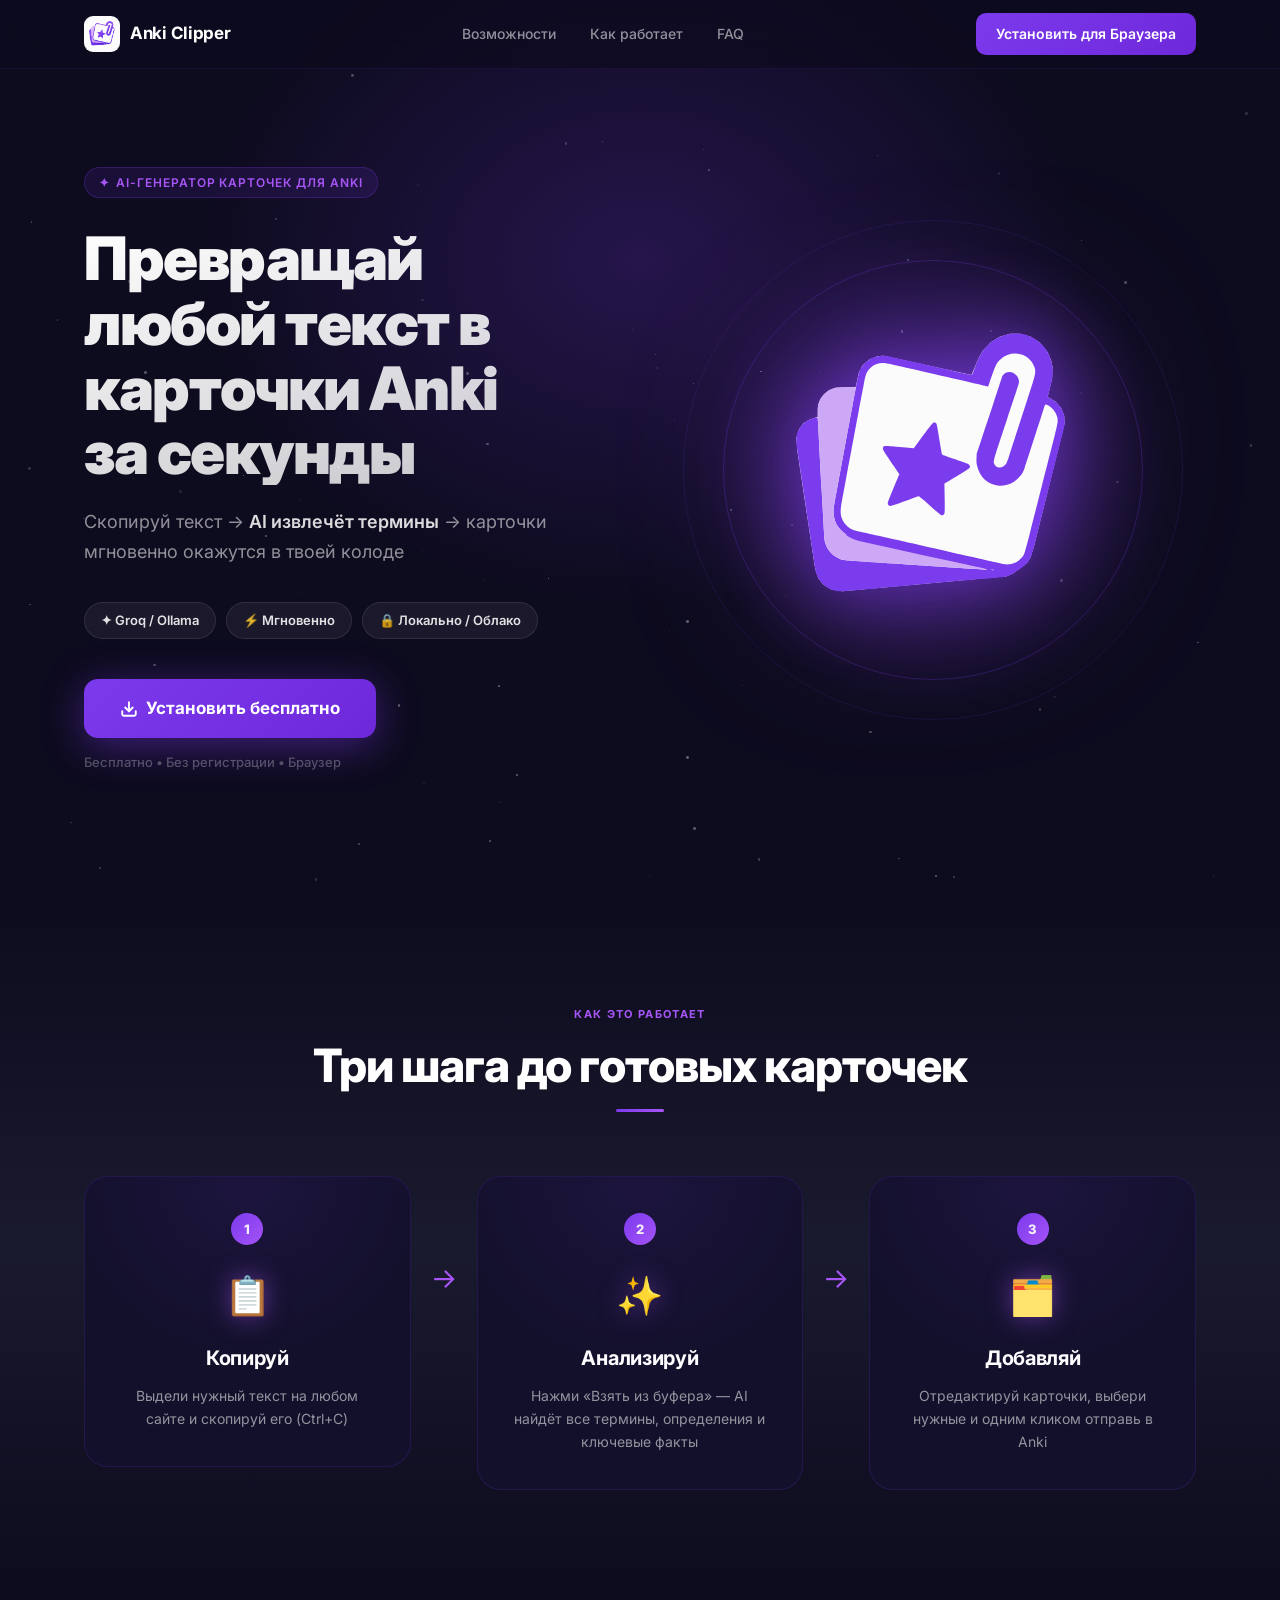
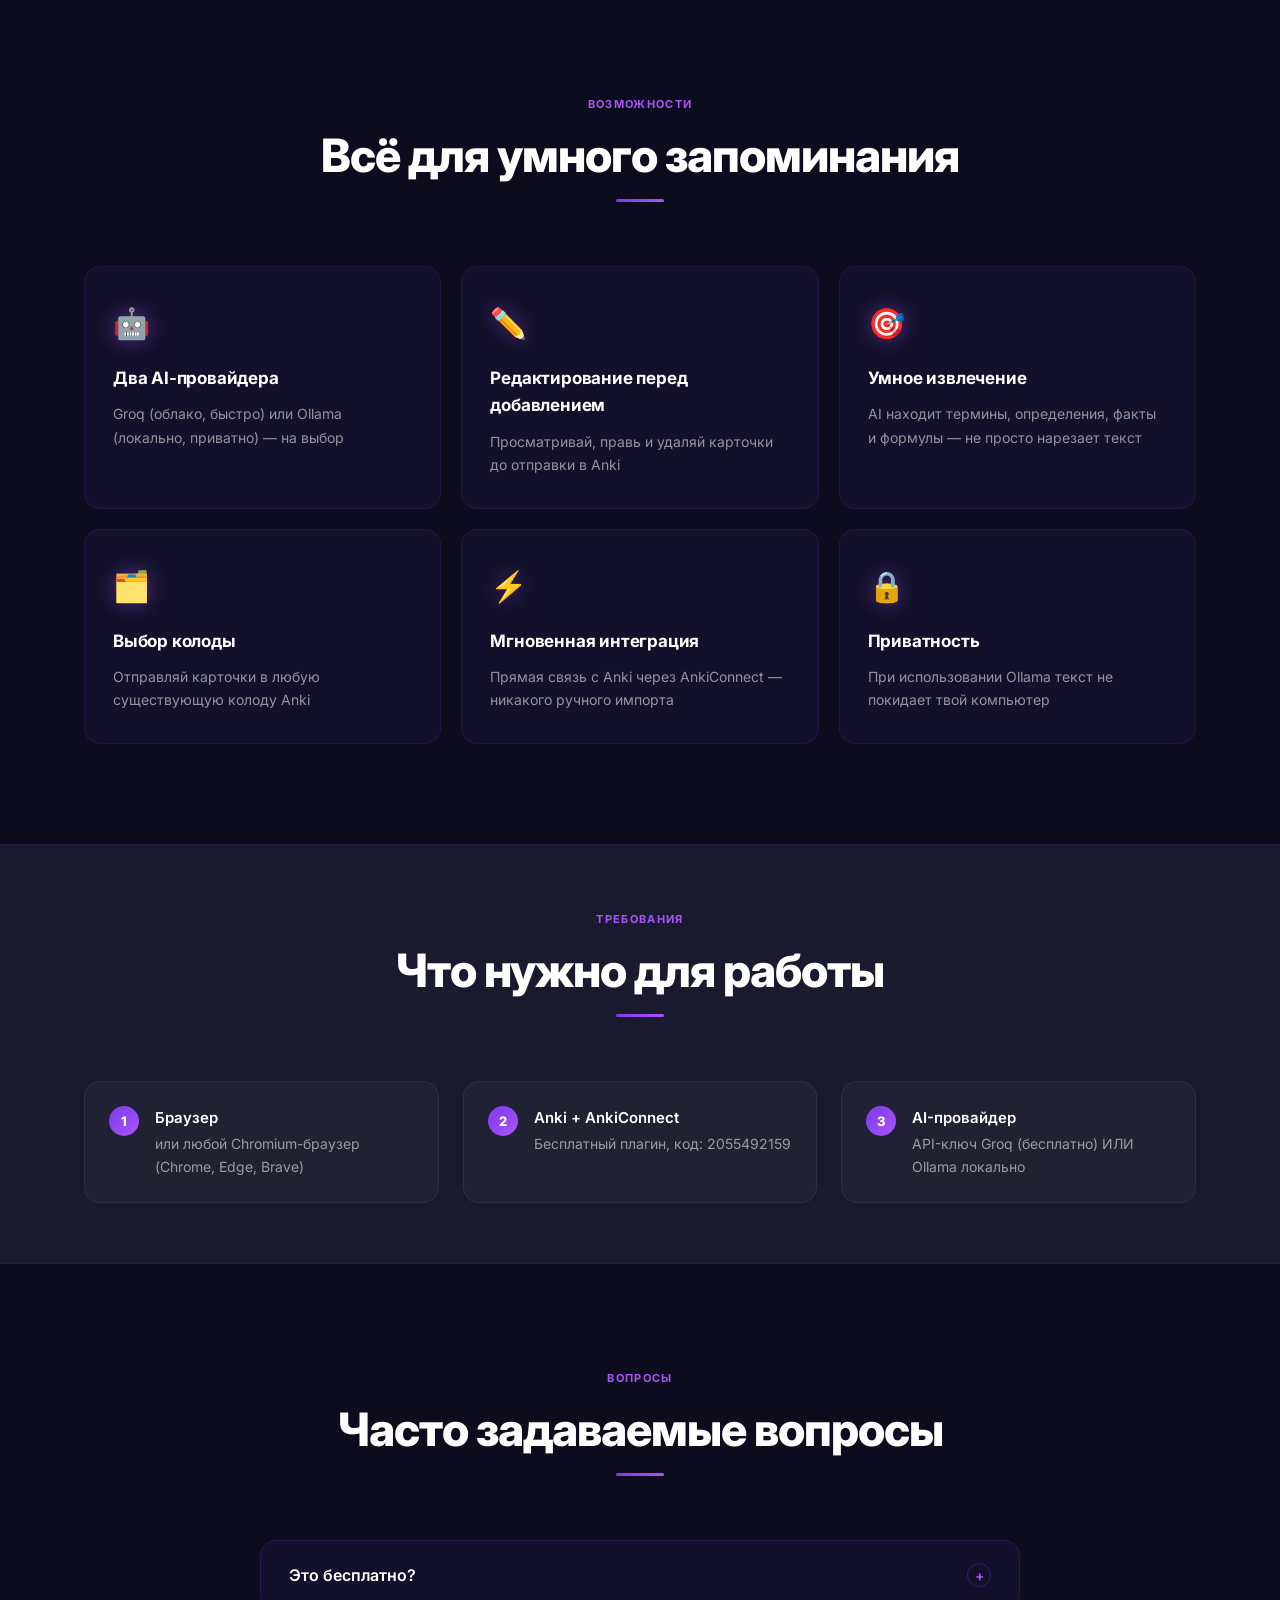
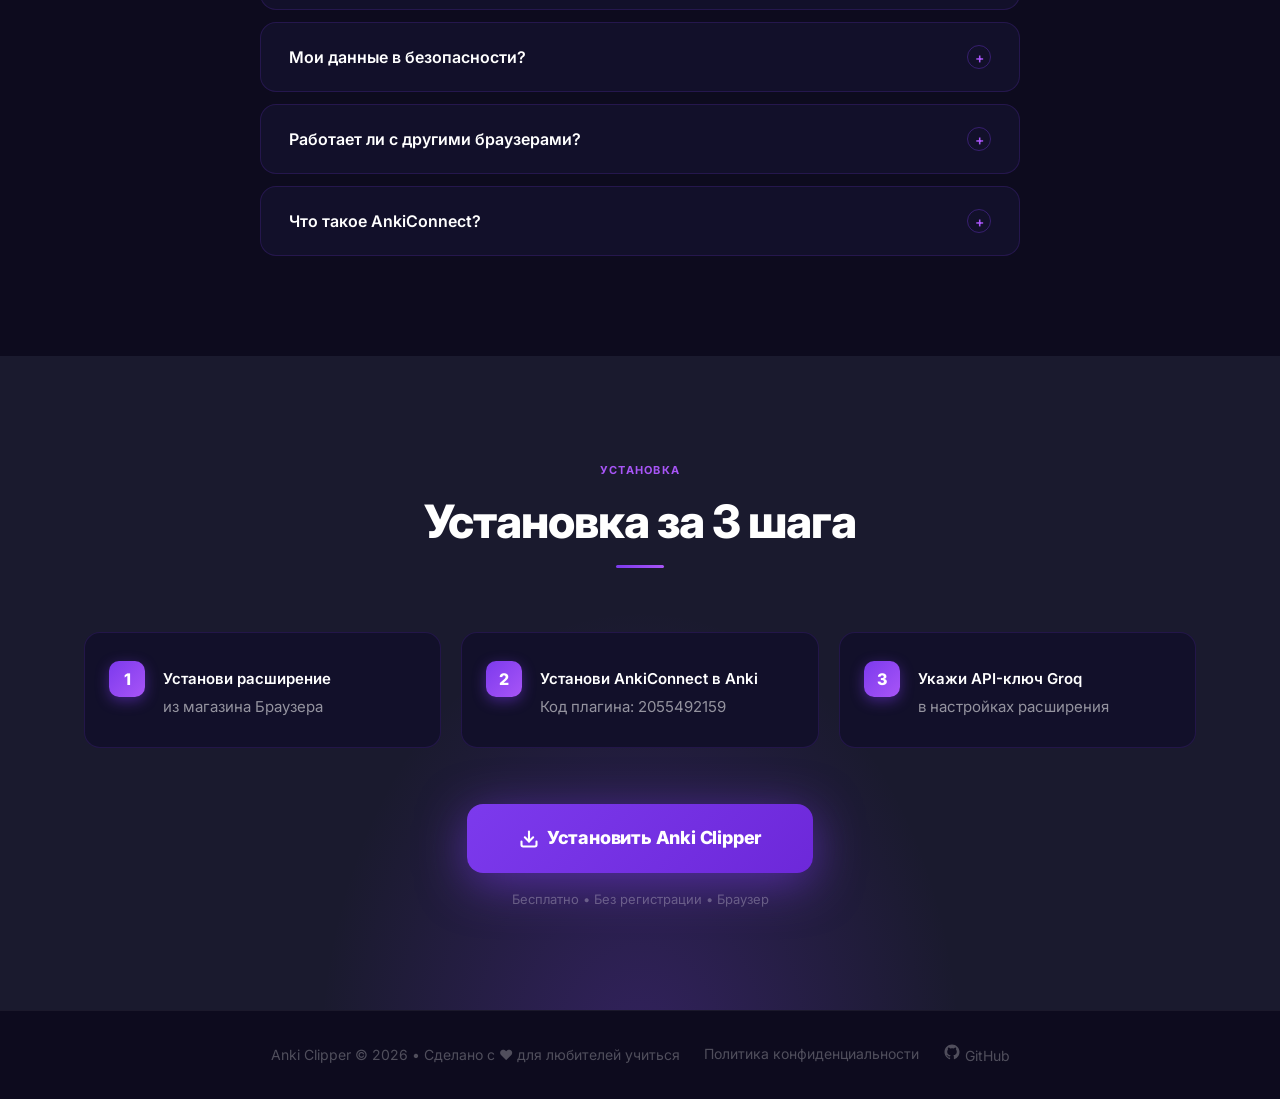
<file: index.html>
<!DOCTYPE html>
<html lang="ru">
<head>
  <meta charset="UTF-8" />
  <meta name="viewport" content="width=device-width, initial-scale=1.0" />
  <title>Anki Clipper — AI-генератор карточек для Anki</title>
  <meta name="description" content="Превращай любой текст в карточки Anki за секунды с помощью AI. Groq или Ollama, без регистрации, бесплатно." />
  <link rel="icon" href="icons/icon128.png?v=2" type="image/png" />
  <!-- SVG icon for hero -->
  <link rel="preconnect" href="https://fonts.googleapis.com" />
  <link rel="preconnect" href="https://fonts.gstatic.com" crossorigin />
  <link href="https://fonts.googleapis.com/css2?family=Inter:wght@300;400;500;600;700;800;900&display=swap" rel="stylesheet" />
  <style>
    /* ─── Reset & Base ─────────────────────────────────────────── */
    *, *::before, *::after { box-sizing: border-box; margin: 0; padding: 0; }

    :root {
      --bg-deep:    #0d0b1e;
      --bg-mid:     #1a1a2e;
      --bg-card:    #12102a;
      --accent:     #7c3aed;
      --accent-hi:  #a855f7;
      --accent-glow:rgba(124, 58, 237, 0.45);
      --accent-rim: rgba(168, 85, 247, 0.25);
      --text:       #ffffff;
      --text-muted: rgba(255,255,255,0.55);
      --text-faint: rgba(255,255,255,0.28);
      --radius-sm:  10px;
      --radius-md:  16px;
      --radius-lg:  24px;
      --transition: 0.35s cubic-bezier(0.4, 0, 0.2, 1);
    }

    html { scroll-behavior: smooth; }

    body {
      font-family: 'Inter', sans-serif;
      background: var(--bg-deep);
      color: var(--text);
      line-height: 1.6;
      overflow-x: hidden;
      -webkit-font-smoothing: antialiased;
    }

    ::selection { background: var(--accent); color: #fff; }
    ::-webkit-scrollbar { width: 6px; }
    ::-webkit-scrollbar-track { background: var(--bg-deep); }
    ::-webkit-scrollbar-thumb { background: var(--accent); border-radius: 3px; }

    /* ─── Utility ──────────────────────────────────────────────── */
    .container {
      max-width: 1160px;
      margin: 0 auto;
      padding: 0 24px;
    }

    .reveal {
      opacity: 0;
      transform: translateY(36px);
      transition: opacity 0.7s ease, transform 0.7s ease;
    }
    .reveal.visible {
      opacity: 1;
      transform: translateY(0);
    }
    .reveal-delay-1 { transition-delay: 0.1s; }
    .reveal-delay-2 { transition-delay: 0.2s; }
    .reveal-delay-3 { transition-delay: 0.3s; }
    .reveal-delay-4 { transition-delay: 0.4s; }
    .reveal-delay-5 { transition-delay: 0.5s; }

    /* ─── Header ───────────────────────────────────────────────── */
    .header {
      position: fixed;
      top: 0; left: 0; right: 0;
      z-index: 100;
      background: rgba(13, 11, 30, 0.7);
      backdrop-filter: blur(20px);
      -webkit-backdrop-filter: blur(20px);
      border-bottom: 1px solid rgba(124, 58, 237, 0.12);
      transition: background var(--transition), border-color var(--transition);
    }
    .header.scrolled {
      background: rgba(13, 11, 30, 0.92);
      border-bottom-color: rgba(124, 58, 237, 0.22);
    }

    .header-inner {
      display: flex;
      align-items: center;
      justify-content: space-between;
      height: 68px;
      gap: 24px;
    }

    .logo {
      display: flex;
      align-items: center;
      gap: 10px;
      text-decoration: none;
      flex-shrink: 0;
    }
    .logo img {
      width: 36px;
      height: 36px;
      border-radius: 9px;
      object-fit: contain;
    }
    .logo-name {
      font-size: 17px;
      font-weight: 700;
      color: var(--text);
      letter-spacing: -0.3px;
    }

    .nav {
      display: flex;
      align-items: center;
      gap: 6px;
    }
    .nav a {
      color: var(--text-muted);
      text-decoration: none;
      font-size: 14px;
      font-weight: 500;
      padding: 6px 14px;
      border-radius: 8px;
      transition: color var(--transition), background var(--transition);
    }
    .nav a:hover {
      color: var(--text);
      background: rgba(124, 58, 237, 0.12);
    }

    .btn-primary {
      display: inline-flex;
      align-items: center;
      gap: 8px;
      background: linear-gradient(135deg, var(--accent) 0%, #6d28d9 100%);
      color: #fff;
      font-size: 14px;
      font-weight: 600;
      padding: 10px 20px;
      border-radius: 10px;
      text-decoration: none;
      border: none;
      cursor: pointer;
      transition: box-shadow var(--transition), transform var(--transition), background var(--transition);
      box-shadow: 0 0 0 0 var(--accent-glow);
    }
    .btn-primary:hover {
      transform: translateY(-1px);
      box-shadow: 0 8px 32px var(--accent-glow), 0 0 0 1px rgba(168,85,247,0.3);
    }
    .btn-primary:active { transform: translateY(0); }

    .btn-hero {
      font-size: 17px;
      font-weight: 700;
      padding: 16px 36px;
      border-radius: 14px;
      box-shadow: 0 8px 40px var(--accent-glow);
    }
    .btn-hero:hover {
      box-shadow: 0 12px 56px rgba(124,58,237,0.6), 0 0 0 1px rgba(168,85,247,0.4);
      transform: translateY(-2px);
    }

    .hamburger {
      display: none;
      flex-direction: column;
      gap: 5px;
      background: none;
      border: none;
      cursor: pointer;
      padding: 4px;
    }
    .hamburger span {
      display: block;
      width: 22px;
      height: 2px;
      background: var(--text);
      border-radius: 2px;
      transition: var(--transition);
    }

    /* ─── Hero ─────────────────────────────────────────────────── */
    .hero {
      position: relative;
      min-height: 100vh;
      display: flex;
      align-items: center;
      padding: 120px 0 80px;
      overflow: hidden;
    }

    /* Star field */
    .stars-canvas {
      position: absolute;
      inset: 0;
      pointer-events: none;
      z-index: 0;
    }
    .star {
      position: absolute;
      background: #fff;
      border-radius: 50%;
      animation: twinkle var(--dur, 3s) ease-in-out infinite var(--delay, 0s);
    }
    @keyframes twinkle {
      0%, 100% { opacity: var(--min-op, 0.15); transform: scale(1); }
      50%       { opacity: var(--max-op, 0.7);  transform: scale(1.3); }
    }

    /* Radial glow behind hero */
    .hero::before {
      content: '';
      position: absolute;
      top: -10%;
      left: 50%;
      transform: translateX(-50%);
      width: 900px;
      height: 700px;
      background: radial-gradient(ellipse at center, rgba(124,58,237,0.22) 0%, transparent 70%);
      pointer-events: none;
      z-index: 0;
    }

    .hero-inner {
      position: relative;
      z-index: 1;
      display: grid;
      grid-template-columns: 1fr 1fr;
      gap: 60px;
      align-items: center;
    }

    .hero-content { }

    .hero-eyebrow {
      display: inline-flex;
      align-items: center;
      gap: 6px;
      font-size: 12px;
      font-weight: 600;
      letter-spacing: 0.08em;
      text-transform: uppercase;
      color: var(--accent-hi);
      background: rgba(124,58,237,0.12);
      border: 1px solid rgba(124,58,237,0.25);
      border-radius: 99px;
      padding: 5px 14px;
      margin-bottom: 28px;
    }

    .hero-h1 {
      font-size: clamp(34px, 5vw, 60px);
      font-weight: 900;
      line-height: 1.08;
      letter-spacing: -1.5px;
      margin-bottom: 22px;
      background: linear-gradient(160deg, #fff 0%, rgba(255,255,255,0.75) 100%);
      -webkit-background-clip: text;
      -webkit-text-fill-color: transparent;
      background-clip: text;
    }

    .hero-sub {
      font-size: 18px;
      color: var(--text-muted);
      line-height: 1.65;
      margin-bottom: 36px;
      font-weight: 400;
    }
    .hero-sub strong {
      color: rgba(255,255,255,0.85);
      font-weight: 600;
    }

    .hero-pills {
      display: flex;
      flex-wrap: wrap;
      gap: 10px;
      margin-bottom: 40px;
    }
    .pill {
      display: inline-flex;
      align-items: center;
      gap: 7px;
      font-size: 13px;
      font-weight: 600;
      color: rgba(255,255,255,0.88);
      background: rgba(255,255,255,0.06);
      border: 1px solid rgba(255,255,255,0.1);
      border-radius: 99px;
      padding: 7px 16px;
      backdrop-filter: blur(8px);
      transition: border-color var(--transition), background var(--transition);
    }
    .pill:hover {
      background: rgba(124,58,237,0.18);
      border-color: rgba(124,58,237,0.4);
    }

    .hero-cta-wrap {
      display: flex;
      flex-direction: column;
      align-items: flex-start;
      gap: 14px;
    }
    .hero-note {
      font-size: 13px;
      color: var(--text-faint);
      font-weight: 500;
    }

    /* Hero visual */
    .hero-visual {
      display: flex;
      justify-content: center;
      align-items: center;
      position: relative;
    }
    .hero-icon-wrap {
      position: relative;
      width: 480px;
      height: 480px;
      display: flex;
      align-items: center;
      justify-content: center;
    }
    /* Glow rings */
    .hero-icon-wrap::before,
    .hero-icon-wrap::after {
      content: '';
      position: absolute;
      border-radius: 50%;
      border: 1px solid rgba(124,58,237,0.25);
      animation: pulse-ring 4s ease-in-out infinite;
    }
    .hero-icon-wrap::before {
      width: 420px; height: 420px;
      animation-delay: 0s;
    }
    .hero-icon-wrap::after {
      width: 500px; height: 500px;
      border-color: rgba(124,58,237,0.12);
      animation-delay: 1s;
    }
    @keyframes pulse-ring {
      0%, 100% { transform: scale(1); opacity: 1; }
      50%       { transform: scale(1.05); opacity: 0.6; }
    }

    .hero-icon-bg {
      position: absolute;
      inset: 0;
      background: radial-gradient(circle at center, rgba(124,58,237,0.3) 0%, transparent 70%);
      border-radius: 50%;
      animation: pulse-glow 4s ease-in-out infinite;
    }
    @keyframes pulse-glow {
      0%, 100% { opacity: 0.6; }
      50%       { opacity: 1; }
    }

    .hero-icon {
      position: relative;
      width: 380px;
      height: 380px;
      object-fit: contain;
      filter: drop-shadow(0 0 40px rgba(124,58,237,0.7)) drop-shadow(0 0 80px rgba(168,85,247,0.3));
      animation: float 6s ease-in-out infinite;
      z-index: 1;
    }
    @keyframes float {
      0%, 100% { transform: translateY(0px); }
      50%       { transform: translateY(-14px); }
    }

    /* ─── Section shared styles ────────────────────────────────── */
    section {
      padding: 100px 0;
    }

    .section-label {
      display: inline-block;
      font-size: 11px;
      font-weight: 700;
      letter-spacing: 0.12em;
      text-transform: uppercase;
      color: var(--accent-hi);
      margin-bottom: 16px;
    }

    .section-title {
      font-size: clamp(28px, 4vw, 46px);
      font-weight: 800;
      letter-spacing: -1px;
      line-height: 1.12;
      margin-bottom: 18px;
    }

    .section-sub {
      font-size: 17px;
      color: var(--text-muted);
      line-height: 1.65;
      max-width: 560px;
    }

    .section-head {
      text-align: center;
      margin-bottom: 64px;
    }
    .section-head .section-sub { margin: 0 auto; }

    /* divider line */
    .divider {
      width: 48px;
      height: 3px;
      background: linear-gradient(90deg, var(--accent), var(--accent-hi));
      border-radius: 2px;
      margin: 16px auto 0;
    }

    /* ─── How It Works ─────────────────────────────────────────── */
    #how-it-works {
      background: linear-gradient(180deg, var(--bg-deep) 0%, var(--bg-mid) 50%, var(--bg-deep) 100%);
    }

    .steps-track {
      display: grid;
      grid-template-columns: 1fr auto 1fr auto 1fr;
      align-items: start;
      gap: 0;
    }

    .step-card {
      background: var(--bg-card);
      border: 1px solid rgba(124,58,237,0.18);
      border-radius: var(--radius-lg);
      padding: 36px 32px;
      text-align: center;
      transition: border-color var(--transition), box-shadow var(--transition), transform var(--transition);
      position: relative;
      overflow: hidden;
    }
    .step-card::before {
      content: '';
      position: absolute;
      inset: 0;
      background: radial-gradient(circle at 50% 0%, rgba(124,58,237,0.1) 0%, transparent 60%);
      pointer-events: none;
    }
    .step-card:hover {
      border-color: rgba(124,58,237,0.45);
      box-shadow: 0 0 40px rgba(124,58,237,0.15), 0 8px 24px rgba(0,0,0,0.3);
      transform: translateY(-4px);
    }

    .step-number {
      display: inline-flex;
      align-items: center;
      justify-content: center;
      width: 32px;
      height: 32px;
      background: linear-gradient(135deg, var(--accent), var(--accent-hi));
      border-radius: 50%;
      font-size: 13px;
      font-weight: 800;
      color: #fff;
      margin-bottom: 20px;
    }

    .step-icon {
      font-size: 38px;
      margin-bottom: 16px;
      display: block;
      filter: drop-shadow(0 0 12px rgba(168,85,247,0.5));
    }

    .step-title {
      font-size: 20px;
      font-weight: 700;
      margin-bottom: 10px;
      letter-spacing: -0.3px;
    }

    .step-text {
      font-size: 14px;
      color: var(--text-muted);
      line-height: 1.65;
    }

    .step-arrow {
      display: flex;
      align-items: center;
      justify-content: center;
      padding: 0 20px;
      padding-top: 80px;
      color: var(--accent-hi);
      font-size: 28px;
      opacity: 0.6;
    }

    /* ─── Features Grid ────────────────────────────────────────── */
    #features {
      background: var(--bg-deep);
    }

    .features-grid {
      display: grid;
      grid-template-columns: repeat(3, 1fr);
      gap: 20px;
    }

    .feature-card {
      background: var(--bg-card);
      border: 1px solid rgba(124,58,237,0.14);
      border-radius: var(--radius-md);
      padding: 32px 28px;
      position: relative;
      overflow: hidden;
      transition: border-color var(--transition), box-shadow var(--transition), transform var(--transition);
      cursor: default;
    }
    .feature-card::after {
      content: '';
      position: absolute;
      inset: 0;
      background: radial-gradient(circle at 20% 20%, rgba(124,58,237,0.08) 0%, transparent 60%);
      pointer-events: none;
      opacity: 0;
      transition: opacity var(--transition);
    }
    .feature-card:hover {
      border-color: rgba(168,85,247,0.45);
      box-shadow: 0 0 32px rgba(124,58,237,0.18), 0 8px 28px rgba(0,0,0,0.35);
      transform: translateY(-5px);
    }
    .feature-card:hover::after { opacity: 1; }

    .feature-emoji {
      font-size: 30px;
      margin-bottom: 18px;
      display: block;
      filter: drop-shadow(0 0 10px rgba(168,85,247,0.45));
    }

    .feature-title {
      font-size: 17px;
      font-weight: 700;
      margin-bottom: 10px;
      letter-spacing: -0.2px;
    }

    .feature-text {
      font-size: 14px;
      color: var(--text-muted);
      line-height: 1.65;
    }

    /* ─── Requirements ─────────────────────────────────────────── */
    #requirements {
      padding: 60px 0;
      background: var(--bg-mid);
      border-top: 1px solid rgba(124,58,237,0.1);
      border-bottom: 1px solid rgba(124,58,237,0.1);
    }

    .req-grid {
      display: grid;
      grid-template-columns: repeat(3, 1fr);
      gap: 24px;
    }

    .req-item {
      display: flex;
      align-items: flex-start;
      gap: 16px;
      background: rgba(255,255,255,0.03);
      border: 1px solid rgba(255,255,255,0.06);
      border-radius: var(--radius-md);
      padding: 24px;
    }

    .req-num {
      flex-shrink: 0;
      width: 30px;
      height: 30px;
      background: linear-gradient(135deg, var(--accent), var(--accent-hi));
      border-radius: 50%;
      display: flex;
      align-items: center;
      justify-content: center;
      font-size: 13px;
      font-weight: 800;
      color: #fff;
    }

    .req-text {
      font-size: 14px;
      color: var(--text-muted);
      line-height: 1.6;
    }
    .req-text strong {
      display: block;
      color: var(--text);
      font-weight: 600;
      margin-bottom: 3px;
      font-size: 15px;
    }

    /* ─── FAQ ──────────────────────────────────────────────────── */
    #faq {
      background: var(--bg-deep);
    }

    .faq-list {
      max-width: 760px;
      margin: 0 auto;
      display: flex;
      flex-direction: column;
      gap: 12px;
    }

    .faq-item {
      border: 1px solid rgba(124,58,237,0.18);
      border-radius: var(--radius-md);
      overflow: hidden;
      background: var(--bg-card);
      transition: border-color var(--transition);
    }
    .faq-item.open {
      border-color: rgba(124,58,237,0.4);
    }

    .faq-q {
      width: 100%;
      display: flex;
      align-items: center;
      justify-content: space-between;
      gap: 16px;
      background: none;
      border: none;
      padding: 22px 28px;
      cursor: pointer;
      text-align: left;
      color: var(--text);
      font-size: 16px;
      font-weight: 600;
      font-family: inherit;
      transition: color var(--transition);
    }
    .faq-q:hover { color: var(--accent-hi); }

    .faq-icon {
      flex-shrink: 0;
      width: 24px;
      height: 24px;
      border: 1px solid rgba(124,58,237,0.35);
      border-radius: 50%;
      display: flex;
      align-items: center;
      justify-content: center;
      color: var(--accent-hi);
      font-size: 14px;
      transition: transform var(--transition), background var(--transition);
    }
    .faq-item.open .faq-icon {
      transform: rotate(45deg);
      background: var(--accent);
      border-color: var(--accent);
    }

    .faq-a-wrap {
      max-height: 0;
      overflow: hidden;
      transition: max-height 0.45s cubic-bezier(0.4, 0, 0.2, 1);
    }
    .faq-item.open .faq-a-wrap { max-height: 300px; }

    .faq-a {
      padding: 0 28px 22px;
      font-size: 15px;
      color: var(--text-muted);
      line-height: 1.7;
    }

    /* ─── Install ──────────────────────────────────────────────── */
    #install {
      background: var(--bg-mid);
      text-align: center;
      position: relative;
      overflow: hidden;
    }
    #install::before {
      content: '';
      position: absolute;
      bottom: -60px;
      left: 50%;
      transform: translateX(-50%);
      width: 700px;
      height: 500px;
      background: radial-gradient(ellipse at center bottom, rgba(124,58,237,0.25) 0%, transparent 65%);
      pointer-events: none;
    }

    .install-steps {
      display: grid;
      grid-template-columns: repeat(3, 1fr);
      gap: 20px;
      margin-bottom: 56px;
      text-align: left;
    }

    .install-step {
      background: var(--bg-card);
      border: 1px solid rgba(124,58,237,0.16);
      border-radius: var(--radius-md);
      padding: 28px 24px;
      display: flex;
      gap: 18px;
      align-items: flex-start;
      transition: border-color var(--transition), box-shadow var(--transition);
    }
    .install-step:hover {
      border-color: rgba(124,58,237,0.4);
      box-shadow: 0 4px 24px rgba(124,58,237,0.12);
    }

    .install-step-num {
      flex-shrink: 0;
      width: 36px;
      height: 36px;
      background: linear-gradient(135deg, var(--accent), var(--accent-hi));
      border-radius: 10px;
      display: flex;
      align-items: center;
      justify-content: center;
      font-size: 16px;
      font-weight: 800;
      color: #fff;
      box-shadow: 0 4px 14px rgba(124,58,237,0.45);
    }

    .install-step-text {
      font-size: 15px;
      color: var(--text-muted);
      line-height: 1.6;
      padding-top: 6px;
    }
    .install-step-text strong {
      display: block;
      color: var(--text);
      font-weight: 600;
      margin-bottom: 4px;
    }

    .install-cta-wrap {
      display: flex;
      flex-direction: column;
      align-items: center;
      gap: 16px;
    }

    .btn-install {
      font-size: 18px;
      font-weight: 800;
      padding: 20px 52px;
      border-radius: 16px;
      box-shadow: 0 10px 48px rgba(124,58,237,0.55);
      letter-spacing: -0.2px;
    }
    .btn-install:hover {
      box-shadow: 0 16px 64px rgba(124,58,237,0.7), 0 0 0 1px rgba(168,85,247,0.5);
      transform: translateY(-3px);
    }

    .install-note {
      font-size: 13px;
      color: var(--text-faint);
    }

    /* ─── Footer ───────────────────────────────────────────────── */
    footer {
      border-top: 1px solid rgba(255,255,255,0.06);
      padding: 32px 0;
      display: flex;
      align-items: center;
      justify-content: center;
    }

    .footer-inner {
      display: flex;
      align-items: center;
      justify-content: space-between;
      gap: 24px;
      flex-wrap: wrap;
    }

    .footer-copy {
      font-size: 14px;
      color: var(--text-faint);
    }
    .footer-copy a {
      color: var(--accent-hi);
      text-decoration: none;
      transition: color var(--transition);
    }
    .footer-copy a:hover { color: var(--text); }

    .footer-links {
      display: flex;
      gap: 24px;
    }
    .footer-links a {
      font-size: 14px;
      color: var(--text-faint);
      text-decoration: none;
      transition: color var(--transition);
    }
    .footer-links a:hover { color: var(--text); }

    /* ─── Mobile nav overlay ───────────────────────────────────── */
    .mobile-nav {
      display: none;
      position: fixed;
      inset: 0;
      background: rgba(13,11,30,0.97);
      backdrop-filter: blur(24px);
      z-index: 99;
      flex-direction: column;
      align-items: center;
      justify-content: center;
      gap: 8px;
    }
    .mobile-nav.open { display: flex; }
    .mobile-nav a {
      font-size: 22px;
      font-weight: 700;
      color: var(--text);
      text-decoration: none;
      padding: 14px 32px;
      border-radius: 12px;
      transition: background var(--transition), color var(--transition);
    }
    .mobile-nav a:hover {
      background: rgba(124,58,237,0.15);
      color: var(--accent-hi);
    }
    .mobile-nav .btn-primary {
      margin-top: 16px;
      font-size: 16px;
      padding: 14px 28px;
    }
    .mobile-close {
      position: absolute;
      top: 22px; right: 22px;
      background: none;
      border: none;
      color: var(--text);
      font-size: 28px;
      cursor: pointer;
      line-height: 1;
    }

    /* ─── Responsive ───────────────────────────────────────────── */
    @media (max-width: 1024px) {
      .features-grid { grid-template-columns: repeat(2, 1fr); }
      .hero-icon-wrap { width: 360px; height: 360px; }
      .hero-icon-wrap::before { width: 320px; height: 320px; }
      .hero-icon-wrap::after { width: 390px; height: 390px; }
      .hero-icon { width: 290px; height: 290px; }
    }

    @media (max-width: 860px) {
      .hero-inner {
        grid-template-columns: 1fr;
        text-align: center;
      }
      .hero-visual { order: -1; }
      .hero-pills { justify-content: center; }
      .hero-cta-wrap { align-items: center; }
      .section-sub { margin: 0 auto; }

      .steps-track {
        grid-template-columns: 1fr;
        gap: 16px;
      }
      .step-arrow { display: none; }

      .req-grid { grid-template-columns: 1fr; }
      .install-steps { grid-template-columns: 1fr; }
    }

    @media (max-width: 700px) {
      .nav { display: none; }
      .header-cta { display: none; }
      .hamburger { display: flex; }
      .features-grid { grid-template-columns: 1fr; }
      section { padding: 72px 0; }
    }

    @media (max-width: 480px) {
      .hero-h1 { letter-spacing: -0.8px; }
      .hero-icon-wrap { width: 240px; height: 240px; }
      .hero-icon-wrap::before { width: 210px; height: 210px; }
      .hero-icon-wrap::after { width: 260px; height: 260px; }
      .hero-icon { width: 190px; height: 190px; }
    }
  </style>
</head>
<body>

<!-- ══ Mobile Nav ══════════════════════════════════════════════ -->
<div class="mobile-nav" id="mobileNav" role="dialog" aria-modal="true">
  <button class="mobile-close" id="mobileClose" aria-label="Закрыть">&times;</button>
  <a href="#features"    onclick="closeMobileNav()">Возможности</a>
  <a href="#how-it-works" onclick="closeMobileNav()">Как работает</a>
  <a href="#faq"         onclick="closeMobileNav()">FAQ</a>
  <a href="#install" class="btn-primary" onclick="closeMobileNav()">
    Установить для Браузера
  </a>
</div>

<!-- ══ Header ══════════════════════════════════════════════════ -->
<header class="header" id="header">
  <div class="container">
    <div class="header-inner">
      <a href="#" class="logo">
        <img src="icons/icon128.png?v=2" alt="Anki Clipper logo" />
        <span class="logo-name">Anki Clipper</span>
      </a>

      <nav class="nav" aria-label="Основная навигация">
        <a href="#features">Возможности</a>
        <a href="#how-it-works">Как работает</a>
        <a href="#faq">FAQ</a>
      </nav>

      <a href="#install" class="btn-primary header-cta">
        Установить для Браузера
      </a>

      <button class="hamburger" id="hamburger" aria-label="Открыть меню">
        <span></span><span></span><span></span>
      </button>
    </div>
  </div>
</header>

<!-- ══ Hero ════════════════════════════════════════════════════ -->
<section class="hero" id="home">
  <div class="stars-canvas" id="starsCanvas" aria-hidden="true"></div>

  <div class="container">
    <div class="hero-inner">
      <div class="hero-content">
        <div class="hero-eyebrow reveal">
          <span>✦</span> AI-генератор карточек для Anki
        </div>

        <h1 class="hero-h1 reveal reveal-delay-1">
          Превращай любой текст в карточки Anki за&nbsp;секунды
        </h1>

        <p class="hero-sub reveal reveal-delay-2">
          Скопируй текст → <strong>AI извлечёт термины</strong> → карточки мгновенно окажутся в твоей колоде
        </p>

        <div class="hero-pills reveal reveal-delay-3">
          <span class="pill">✦ Groq / Ollama</span>
          <span class="pill">⚡ Мгновенно</span>
          <span class="pill">🔒 Локально / Облако</span>
        </div>

        <div class="hero-cta-wrap reveal reveal-delay-4">
          <a href="#install" class="btn-primary btn-hero">
            <svg width="18" height="18" viewBox="0 0 24 24" fill="none" stroke="currentColor" stroke-width="2.5" stroke-linecap="round" stroke-linejoin="round" aria-hidden="true"><path d="M21 15v4a2 2 0 01-2 2H5a2 2 0 01-2-2v-4"/><polyline points="7 10 12 15 17 10"/><line x1="12" y1="15" x2="12" y2="3"/></svg>
            Установить бесплатно
          </a>
          <span class="hero-note">Бесплатно&nbsp;• Без регистрации&nbsp;• Браузер</span>
        </div>
      </div>

      <div class="hero-visual reveal reveal-delay-2">
        <div class="hero-icon-wrap">
          <div class="hero-icon-bg"></div>
          <img src="icons/icon.svg" alt="Anki Clipper" class="hero-icon" />
        </div>
      </div>
    </div>
  </div>
</section>

<!-- ══ How It Works ════════════════════════════════════════════ -->
<section id="how-it-works">
  <div class="container">
    <div class="section-head">
      <span class="section-label reveal">Как это работает</span>
      <h2 class="section-title reveal reveal-delay-1">Три шага до готовых карточек</h2>
      <div class="divider reveal reveal-delay-2"></div>
    </div>

    <div class="steps-track">
      <div class="step-card reveal">
        <div class="step-number">1</div>
        <span class="step-icon">📋</span>
        <h3 class="step-title">Копируй</h3>
        <p class="step-text">Выдели нужный текст на любом сайте и скопируй его (Ctrl+C)</p>
      </div>

      <div class="step-arrow reveal reveal-delay-1" aria-hidden="true">→</div>

      <div class="step-card reveal reveal-delay-2">
        <div class="step-number">2</div>
        <span class="step-icon">✨</span>
        <h3 class="step-title">Анализируй</h3>
        <p class="step-text">Нажми «Взять из буфера» — AI найдёт все термины, определения и ключевые факты</p>
      </div>

      <div class="step-arrow reveal reveal-delay-3" aria-hidden="true">→</div>

      <div class="step-card reveal reveal-delay-4">
        <div class="step-number">3</div>
        <span class="step-icon">🗂️</span>
        <h3 class="step-title">Добавляй</h3>
        <p class="step-text">Отредактируй карточки, выбери нужные и одним кликом отправь в Anki</p>
      </div>
    </div>
  </div>
</section>

<!-- ══ Features ════════════════════════════════════════════════ -->
<section id="features">
  <div class="container">
    <div class="section-head">
      <span class="section-label reveal">Возможности</span>
      <h2 class="section-title reveal reveal-delay-1">Всё для умного запоминания</h2>
      <div class="divider reveal reveal-delay-2"></div>
    </div>

    <div class="features-grid">
      <div class="feature-card reveal">
        <span class="feature-emoji">🤖</span>
        <h3 class="feature-title">Два AI-провайдера</h3>
        <p class="feature-text">Groq (облако, быстро) или Ollama (локально, приватно) — на выбор</p>
      </div>

      <div class="feature-card reveal reveal-delay-1">
        <span class="feature-emoji">✏️</span>
        <h3 class="feature-title">Редактирование перед добавлением</h3>
        <p class="feature-text">Просматривай, правь и удаляй карточки до отправки в Anki</p>
      </div>

      <div class="feature-card reveal reveal-delay-2">
        <span class="feature-emoji">🎯</span>
        <h3 class="feature-title">Умное извлечение</h3>
        <p class="feature-text">AI находит термины, определения, факты и формулы — не просто нарезает текст</p>
      </div>

      <div class="feature-card reveal reveal-delay-3">
        <span class="feature-emoji">🗂️</span>
        <h3 class="feature-title">Выбор колоды</h3>
        <p class="feature-text">Отправляй карточки в любую существующую колоду Anki</p>
      </div>

      <div class="feature-card reveal reveal-delay-4">
        <span class="feature-emoji">⚡</span>
        <h3 class="feature-title">Мгновенная интеграция</h3>
        <p class="feature-text">Прямая связь с Anki через AnkiConnect — никакого ручного импорта</p>
      </div>

      <div class="feature-card reveal reveal-delay-5">
        <span class="feature-emoji">🔒</span>
        <h3 class="feature-title">Приватность</h3>
        <p class="feature-text">При использовании Ollama текст не покидает твой компьютер</p>
      </div>
    </div>
  </div>
</section>

<!-- ══ Requirements ════════════════════════════════════════════ -->
<section id="requirements">
  <div class="container">
    <div class="section-head">
      <span class="section-label reveal">Требования</span>
      <h2 class="section-title reveal reveal-delay-1">Что нужно для работы</h2>
      <div class="divider reveal reveal-delay-2"></div>
    </div>

    <div class="req-grid">
      <div class="req-item reveal">
        <div class="req-num">1</div>
        <div class="req-text">
          <strong> Браузер</strong>
          или любой Chromium-браузер (Chrome, Edge, Brave)
        </div>
      </div>

      <div class="req-item reveal reveal-delay-1">
        <div class="req-num">2</div>
        <div class="req-text">
          <strong>Anki + AnkiConnect</strong>
          Бесплатный плагин, код: 2055492159
        </div>
      </div>

      <div class="req-item reveal reveal-delay-2">
        <div class="req-num">3</div>
        <div class="req-text">
          <strong>AI-провайдер</strong>
          API-ключ Groq (бесплатно) ИЛИ Ollama локально
        </div>
      </div>
    </div>
  </div>
</section>

<!-- ══ FAQ ══════════════════════════════════════════════════════ -->
<section id="faq">
  <div class="container">
    <div class="section-head">
      <span class="section-label reveal">Вопросы</span>
      <h2 class="section-title reveal reveal-delay-1">Часто задаваемые вопросы</h2>
      <div class="divider reveal reveal-delay-2"></div>
    </div>

    <div class="faq-list" role="list">

      <div class="faq-item reveal" role="listitem">
        <button class="faq-q" aria-expanded="false">
          <span>Это бесплатно?</span>
          <span class="faq-icon" aria-hidden="true">+</span>
        </button>
        <div class="faq-a-wrap">
          <p class="faq-a">Да, расширение полностью бесплатно. Groq предоставляет бесплатный API с щедрыми лимитами. Ollama работает локально без каких-либо затрат.</p>
        </div>
      </div>

      <div class="faq-item reveal reveal-delay-1" role="listitem">
        <button class="faq-q" aria-expanded="false">
          <span>Мои данные в безопасности?</span>
          <span class="faq-icon" aria-hidden="true">+</span>
        </button>
        <div class="faq-a-wrap">
          <p class="faq-a">При использовании Ollama текст обрабатывается исключительно на твоём устройстве. При Groq текст передаётся в их API (политика конфиденциальности Groq).</p>
        </div>
      </div>

      <div class="faq-item reveal reveal-delay-2" role="listitem">
        <button class="faq-q" aria-expanded="false">
          <span>Работает ли с другими браузерами?</span>
          <span class="faq-icon" aria-hidden="true">+</span>
        </button>
        <div class="faq-a-wrap">
          <p class="faq-a">Расширение создано для Браузера, но совместимо с любым Chromium-браузером (Chrome, Edge, Brave).</p>
        </div>
      </div>

      <div class="faq-item reveal reveal-delay-3" role="listitem">
        <button class="faq-q" aria-expanded="false">
          <span>Что такое AnkiConnect?</span>
          <span class="faq-icon" aria-hidden="true">+</span>
        </button>
        <div class="faq-a-wrap">
          <p class="faq-a">Бесплатный плагин для Anki, который позволяет внешним программам добавлять карточки через API. Устанавливается за 30 секунд.</p>
        </div>
      </div>

    </div>
  </div>
</section>

<!-- ══ Install ══════════════════════════════════════════════════ -->
<section id="install">
  <div class="container" style="position:relative;z-index:1;">
    <div class="section-head">
      <span class="section-label reveal">Установка</span>
      <h2 class="section-title reveal reveal-delay-1">Установка за&nbsp;3 шага</h2>
      <div class="divider reveal reveal-delay-2"></div>
    </div>

    <div class="install-steps">
      <div class="install-step reveal">
        <div class="install-step-num">1</div>
        <div class="install-step-text">
          <strong>Установи расширение</strong>
          из магазина Браузера
        </div>
      </div>

      <div class="install-step reveal reveal-delay-1">
        <div class="install-step-num">2</div>
        <div class="install-step-text">
          <strong>Установи AnkiConnect в Anki</strong>
          Код плагина: 2055492159
        </div>
      </div>

      <div class="install-step reveal reveal-delay-2">
        <div class="install-step-num">3</div>
        <div class="install-step-text">
          <strong>Укажи API-ключ Groq</strong>
          в настройках расширения
        </div>
      </div>
    </div>

    <div class="install-cta-wrap reveal reveal-delay-3">
      <a href="https://chromewebstore.google.com/detail/anki-clipper/jhedpjbdpopaiongolhdemjamlplmieo" class="btn-primary btn-install">
        <svg width="20" height="20" viewBox="0 0 24 24" fill="none" stroke="currentColor" stroke-width="2.5" stroke-linecap="round" stroke-linejoin="round" aria-hidden="true"><path d="M21 15v4a2 2 0 01-2 2H5a2 2 0 01-2-2v-4"/><polyline points="7 10 12 15 17 10"/><line x1="12" y1="15" x2="12" y2="3"/></svg>
        Установить Anki Clipper
      </a>
      <span class="install-note">Бесплатно • Без регистрации • Браузер</span>
    </div>
  </div>
</section>

<!-- ══ Footer ══════════════════════════════════════════════════ -->
<footer>
  <div class="container">
    <div class="footer-inner">
      <p class="footer-copy">
        Anki Clipper &copy; 2026 &bull; Сделано с&nbsp;♥ для любителей учиться
      </p>
      <div class="footer-links">
        <a href="privacy.html">Политика конфиденциальности</a>
        <a href="#" aria-label="GitHub">
          <svg width="18" height="18" viewBox="0 0 24 24" fill="currentColor" aria-hidden="true"><path d="M12 2C6.477 2 2 6.484 2 12.017c0 4.425 2.865 8.18 6.839 9.504.5.092.682-.217.682-.483 0-.237-.008-.868-.013-1.703-2.782.605-3.369-1.343-3.369-1.343-.454-1.158-1.11-1.466-1.11-1.466-.908-.62.069-.608.069-.608 1.003.07 1.531 1.032 1.531 1.032.892 1.53 2.341 1.088 2.91.832.092-.647.35-1.088.636-1.338-2.22-.253-4.555-1.113-4.555-4.951 0-1.093.39-1.988 1.029-2.688-.103-.253-.446-1.272.098-2.65 0 0 .84-.27 2.75 1.026A9.564 9.564 0 0112 6.844c.85.004 1.705.115 2.504.337 1.909-1.296 2.747-1.027 2.747-1.027.546 1.379.202 2.398.1 2.651.64.7 1.028 1.595 1.028 2.688 0 3.848-2.339 4.695-4.566 4.943.359.309.678.92.678 1.855 0 1.338-.012 2.419-.012 2.747 0 .268.18.58.688.482A10.019 10.019 0 0022 12.017C22 6.484 17.522 2 12 2z"/></svg>
          GitHub
        </a>
      </div>
    </div>
  </div>
</footer>

<script>
  /* ── Stars background ─────────────────────────────────────── */
  (function() {
    var canvas = document.getElementById('starsCanvas');
    var count = 90;
    for (var i = 0; i < count; i++) {
      var star = document.createElement('div');
      star.className = 'star';
      var size = Math.random() * 2.5 + 0.5;
      star.style.cssText = [
        'width:'  + size + 'px',
        'height:' + size + 'px',
        'left:'   + Math.random() * 100 + '%',
        'top:'    + Math.random() * 100 + '%',
        '--dur:'  + (Math.random() * 4 + 2) + 's',
        '--delay:'+ (Math.random() * 5) + 's',
        '--min-op:' + (Math.random() * 0.1 + 0.05),
        '--max-op:' + (Math.random() * 0.5 + 0.3),
        'opacity:' + (Math.random() * 0.3 + 0.05)
      ].join(';');
      canvas.appendChild(star);
    }
  })();

  /* ── Header scroll state ──────────────────────────────────── */
  var header = document.getElementById('header');
  window.addEventListener('scroll', function() {
    if (window.scrollY > 20) {
      header.classList.add('scrolled');
    } else {
      header.classList.remove('scrolled');
    }
  }, { passive: true });

  /* ── Intersection Observer reveals ───────────────────────── */
  var reveals = document.querySelectorAll('.reveal');
  var revealObserver = new IntersectionObserver(function(entries) {
    entries.forEach(function(entry) {
      if (entry.isIntersecting) {
        entry.target.classList.add('visible');
        revealObserver.unobserve(entry.target);
      }
    });
  }, { threshold: 0.12, rootMargin: '0px 0px -40px 0px' });

  reveals.forEach(function(el) { revealObserver.observe(el); });

  /* ── FAQ accordion ────────────────────────────────────────── */
  document.querySelectorAll('.faq-q').forEach(function(btn) {
    btn.addEventListener('click', function() {
      var item = btn.parentElement;
      var isOpen = item.classList.contains('open');

      document.querySelectorAll('.faq-item').forEach(function(el) {
        el.classList.remove('open');
        el.querySelector('.faq-q').setAttribute('aria-expanded', 'false');
      });

      if (!isOpen) {
        item.classList.add('open');
        btn.setAttribute('aria-expanded', 'true');
      }
    });
  });

  /* ── Mobile nav ───────────────────────────────────────────── */
  var mobileNav = document.getElementById('mobileNav');
  document.getElementById('hamburger').addEventListener('click', function() {
    mobileNav.classList.add('open');
    document.body.style.overflow = 'hidden';
  });

  document.getElementById('mobileClose').addEventListener('click', closeMobileNav);
  mobileNav.addEventListener('click', function(e) {
    if (e.target === mobileNav) closeMobileNav();
  });

  function closeMobileNav() {
    mobileNav.classList.remove('open');
    document.body.style.overflow = '';
  }

  document.addEventListener('keydown', function(e) {
    if (e.key === 'Escape') closeMobileNav();
  });
</script>
</body>
</html>
</file>
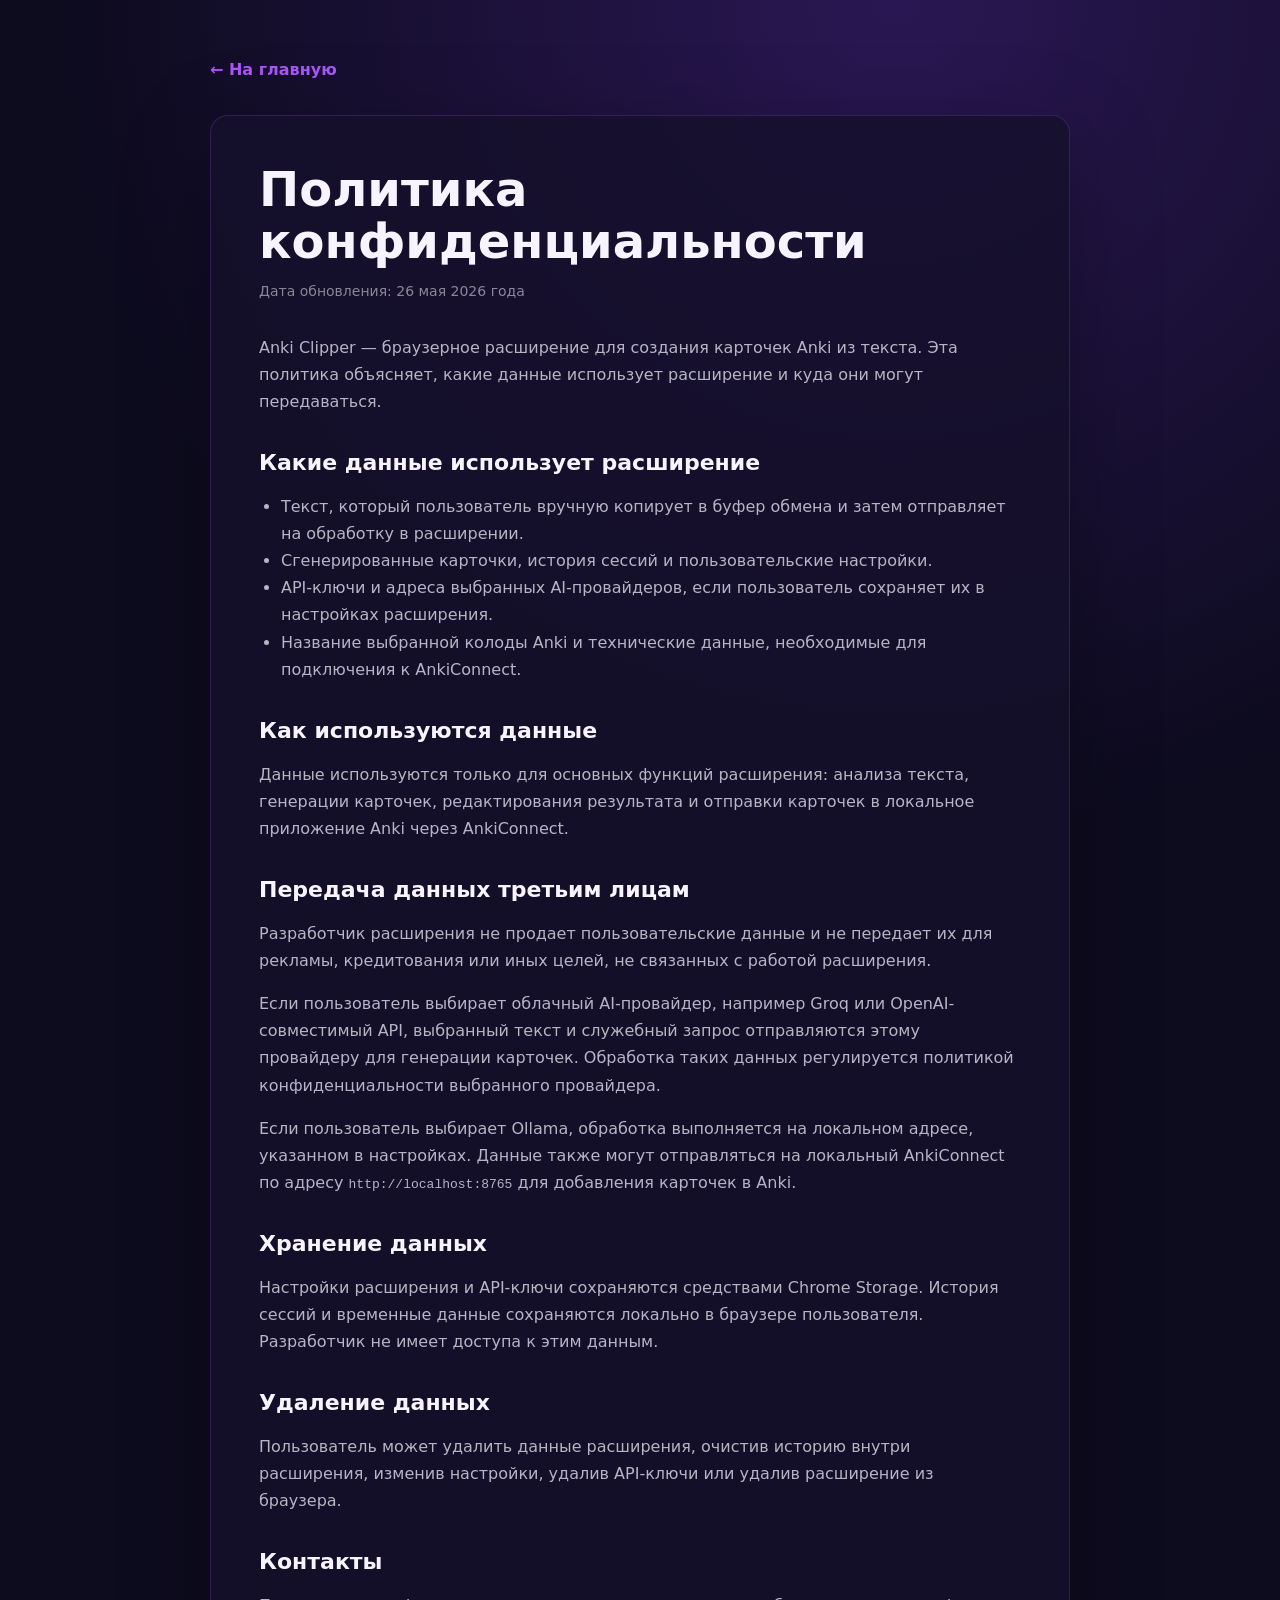
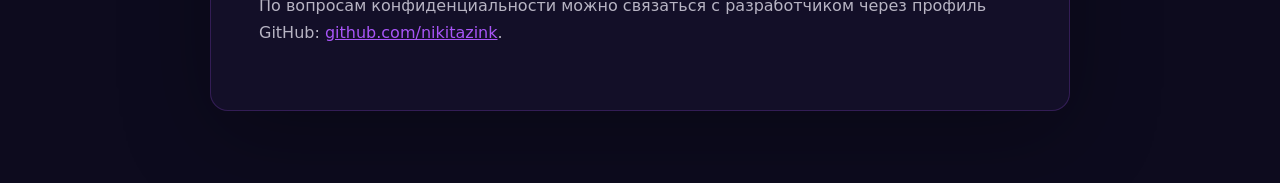
<file: privacy.html>
<!DOCTYPE html>
<html lang="ru">
<head>
  <meta charset="UTF-8" />
  <meta name="viewport" content="width=device-width, initial-scale=1.0" />
  <title>Политика конфиденциальности — Anki Clipper</title>
  <meta name="description" content="Политика конфиденциальности расширения Anki Clipper." />
  <link rel="icon" href="icons/icon128.png?v=2" type="image/png" />
  <style>
    :root {
      --bg: #0d0b1e;
      --panel: #15112b;
      --text: #f7f4ff;
      --muted: rgba(247, 244, 255, 0.72);
      --line: rgba(168, 85, 247, 0.22);
      --accent: #a855f7;
    }

    * { box-sizing: border-box; }

    body {
      margin: 0;
      font-family: Inter, system-ui, -apple-system, BlinkMacSystemFont, "Segoe UI", sans-serif;
      background: radial-gradient(circle at 70% 0%, rgba(124, 58, 237, 0.26), transparent 42%), var(--bg);
      color: var(--text);
      line-height: 1.7;
    }

    main {
      width: min(860px, calc(100% - 40px));
      margin: 0 auto;
      padding: 56px 0 72px;
    }

    .back {
      display: inline-flex;
      color: var(--accent);
      text-decoration: none;
      font-weight: 700;
      margin-bottom: 32px;
    }

    article {
      background: rgba(21, 17, 43, 0.82);
      border: 1px solid var(--line);
      border-radius: 18px;
      padding: clamp(24px, 5vw, 48px);
      box-shadow: 0 24px 90px rgba(0, 0, 0, 0.28);
    }

    h1 {
      margin: 0 0 12px;
      font-size: clamp(32px, 5vw, 48px);
      line-height: 1.08;
    }

    h2 {
      margin: 34px 0 12px;
      font-size: 22px;
      line-height: 1.25;
    }

    p, li { color: var(--muted); }

    ul { padding-left: 22px; }

    a { color: var(--accent); }

    .updated {
      margin: 0 0 30px;
      color: rgba(247, 244, 255, 0.52);
      font-size: 14px;
    }
  </style>
</head>
<body>
  <main>
    <a class="back" href="./">← На главную</a>

    <article>
      <h1>Политика конфиденциальности</h1>
      <p class="updated">Дата обновления: 26 мая 2026 года</p>

      <p>
        Anki Clipper — браузерное расширение для создания карточек Anki из текста. Эта политика объясняет,
        какие данные использует расширение и куда они могут передаваться.
      </p>

      <h2>Какие данные использует расширение</h2>
      <ul>
        <li>Текст, который пользователь вручную копирует в буфер обмена и затем отправляет на обработку в расширении.</li>
        <li>Сгенерированные карточки, история сессий и пользовательские настройки.</li>
        <li>API-ключи и адреса выбранных AI-провайдеров, если пользователь сохраняет их в настройках расширения.</li>
        <li>Название выбранной колоды Anki и технические данные, необходимые для подключения к AnkiConnect.</li>
      </ul>

      <h2>Как используются данные</h2>
      <p>
        Данные используются только для основных функций расширения: анализа текста, генерации карточек,
        редактирования результата и отправки карточек в локальное приложение Anki через AnkiConnect.
      </p>

      <h2>Передача данных третьим лицам</h2>
      <p>
        Разработчик расширения не продает пользовательские данные и не передает их для рекламы, кредитования
        или иных целей, не связанных с работой расширения.
      </p>
      <p>
        Если пользователь выбирает облачный AI-провайдер, например Groq или OpenAI-совместимый API,
        выбранный текст и служебный запрос отправляются этому провайдеру для генерации карточек.
        Обработка таких данных регулируется политикой конфиденциальности выбранного провайдера.
      </p>
      <p>
        Если пользователь выбирает Ollama, обработка выполняется на локальном адресе, указанном в настройках.
        Данные также могут отправляться на локальный AnkiConnect по адресу <code>http://localhost:8765</code>
        для добавления карточек в Anki.
      </p>

      <h2>Хранение данных</h2>
      <p>
        Настройки расширения и API-ключи сохраняются средствами Chrome Storage. История сессий и временные данные
        сохраняются локально в браузере пользователя. Разработчик не имеет доступа к этим данным.
      </p>

      <h2>Удаление данных</h2>
      <p>
        Пользователь может удалить данные расширения, очистив историю внутри расширения, изменив настройки,
        удалив API-ключи или удалив расширение из браузера.
      </p>

      <h2>Контакты</h2>
      <p>
        По вопросам конфиденциальности можно связаться с разработчиком через профиль GitHub:
        <a href="https://github.com/nikitazink">github.com/nikitazink</a>.
      </p>
    </article>
  </main>
</body>
</html>
</file>
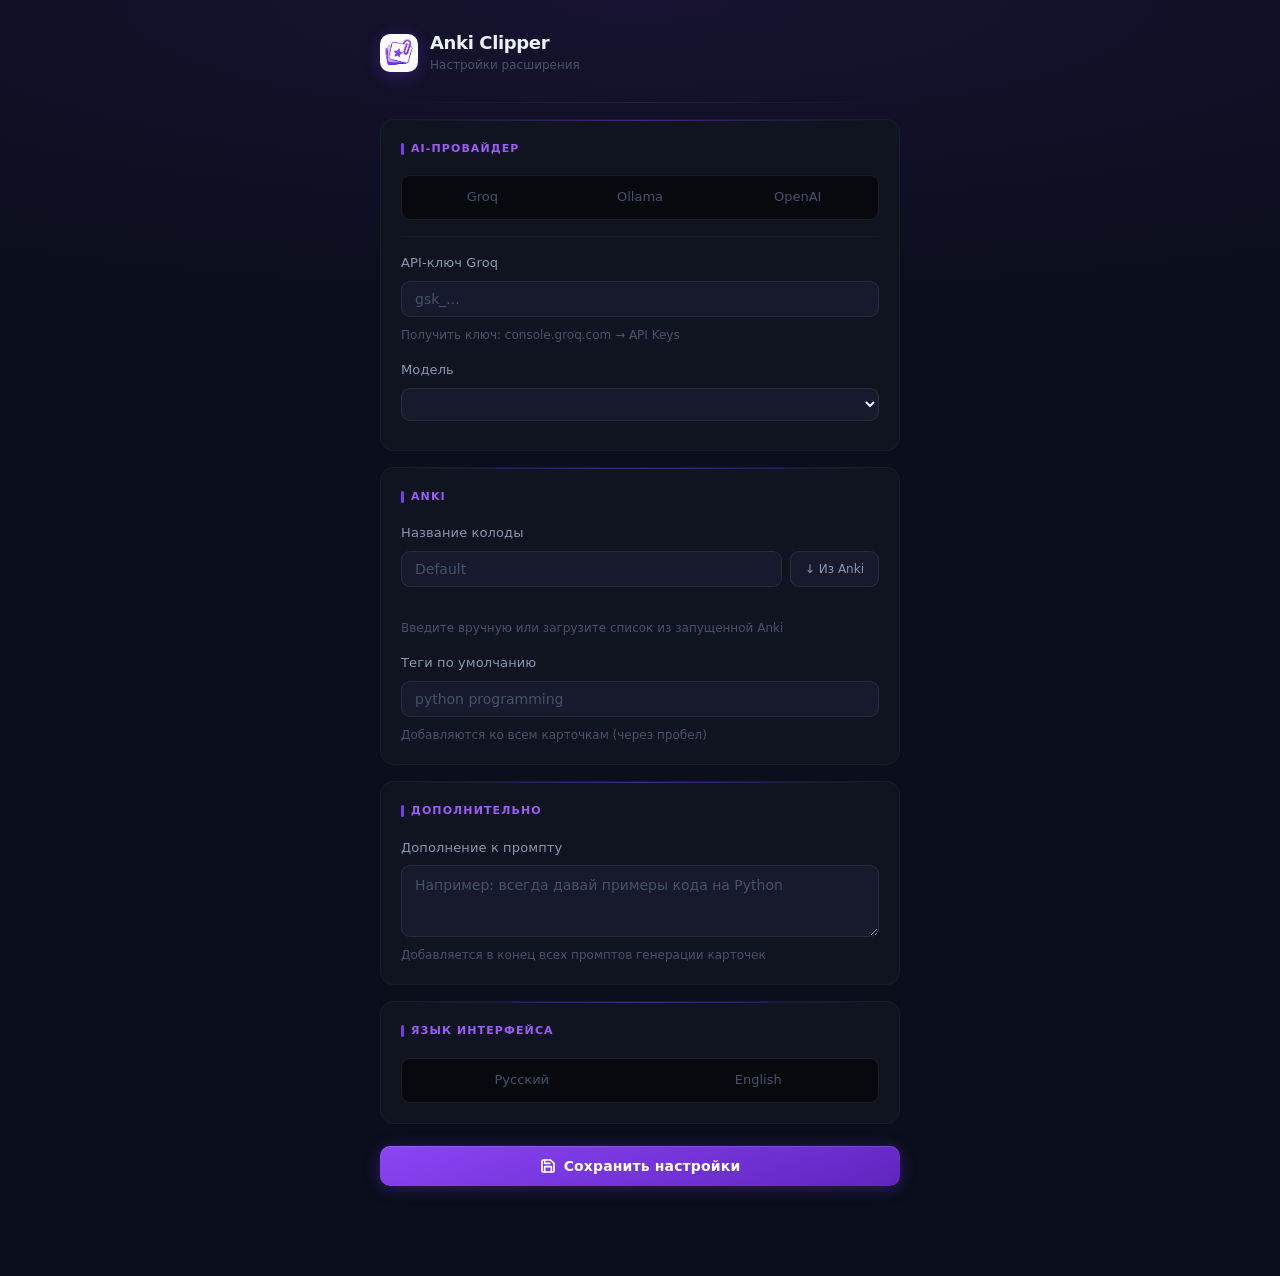
<file: options/options.html>
<!DOCTYPE html>
<html lang="ru">
<head>
  <meta charset="UTF-8" />
  <meta name="viewport" content="width=device-width, initial-scale=1.0" />
  <title>Anki Clipper — Настройки</title>
  <link rel="stylesheet" href="options.css" />
</head>
<body>
<div class="page">
  <div class="page-header">
    <div class="page-header-inner">
      <img class="app-icon" src="../icons/icon48.png" alt="Anki Clipper" />
      <div>
        <h1>Anki Clipper</h1>
        <div class="page-subtitle" data-i18n="page_subtitle">Настройки расширения</div>
      </div>
    </div>
  </div>

  <!-- AI Provider -->
  <div class="section">
    <div class="section-title" data-i18n="section_ai">AI-провайдер</div>

    <div class="field">
      <div class="radio-group">
        <label class="radio-label">
          <input type="radio" name="provider" value="groq" id="radio-groq" />
          <span data-i18n="lbl_groq">Groq</span>
        </label>
        <label class="radio-label">
          <input type="radio" name="provider" value="ollama" id="radio-ollama" />
          <span data-i18n="lbl_ollama">Ollama</span>
        </label>
        <label class="radio-label">
          <input type="radio" name="provider" value="openai" id="radio-openai" />
          <span data-i18n="lbl_openai">OpenAI</span>
        </label>
      </div>
    </div>

    <!-- Groq fields -->
    <div id="groq-fields" class="conditional">
      <div class="field">
        <label for="groq-key" data-i18n="lbl_groq_key">API-ключ Groq</label>
        <input type="password" id="groq-key" placeholder="gsk_..." autocomplete="off" />
        <div class="hint" data-i18n="hint_groq_key">Получить ключ: console.groq.com → API Keys</div>
      </div>
      <div class="field">
        <label for="groq-model-select" data-i18n="lbl_model">Модель</label>
        <select id="groq-model-select" class="loader-select"></select>
        <input type="text" id="groq-model-custom" class="hidden" placeholder="model-id" />
        <input type="hidden" id="groq-model" />
        <div class="hint" id="groq-model-hint"></div>
      </div>
    </div>

    <!-- Ollama fields -->
    <div id="ollama-fields" class="conditional hidden">
      <div class="field">
        <label for="ollama-endpoint" data-i18n="lbl_ollama_ep">Адрес Ollama</label>
        <input type="text" id="ollama-endpoint" placeholder="http://localhost:11434" />
      </div>
      <div class="field">
        <label for="ollama-model" data-i18n="lbl_model">Модель</label>
        <div class="field-row">
          <input type="text" id="ollama-model" placeholder="qwen2.5:14b" />
          <button type="button" id="btn-load-models" class="btn-load" data-i18n="btn_load_models">↓ Загрузить</button>
        </div>
        <select id="model-select" class="loader-select hidden"></select>
        <div class="status-line" id="model-status"></div>
      </div>
    </div>

    <!-- OpenAI-compatible fields -->
    <div id="openai-fields" class="conditional hidden">
      <div class="field">
        <label for="openai-endpoint" data-i18n="lbl_openai_ep">Endpoint</label>
        <input type="text" id="openai-endpoint" placeholder="https://api.openai.com" />
        <div class="hint" data-i18n="hint_openai_ep">Совместим с OpenAI, OpenRouter, LM Studio, Jan и другими</div>
      </div>
      <div class="field">
        <label for="openai-key" data-i18n="lbl_openai_key">API-ключ</label>
        <input type="password" id="openai-key" placeholder="sk-..." autocomplete="off" />
      </div>
      <div class="field">
        <label for="openai-model" data-i18n="lbl_model">Модель</label>
        <input type="text" id="openai-model" placeholder="gpt-4o-mini" />
        <div class="hint" data-i18n="hint_openai_model">Например: gpt-4o-mini, gpt-4o, claude-3-haiku, mistral-small</div>
      </div>
    </div>
  </div>

  <!-- Anki -->
  <div class="section">
    <div class="section-title">Anki</div>
    <div class="field">
      <label for="anki-deck" data-i18n="lbl_anki_deck">Название колоды</label>
      <div class="field-row">
        <input type="text" id="anki-deck" placeholder="Default" />
        <button type="button" id="btn-load-decks" class="btn-load" data-i18n="btn_load_decks">↓ Из Anki</button>
      </div>
      <select id="deck-select" class="loader-select hidden"></select>
      <div class="status-line" id="deck-status"></div>
      <div class="hint" data-i18n="hint_anki_deck">Введите вручную или загрузите список из запущенной Anki</div>
    </div>
    <div class="field">
      <label for="input-default-tags" data-i18n="lbl_default_tags">Теги по умолчанию</label>
      <input type="text" id="input-default-tags" placeholder="python programming" />
      <div class="hint" data-i18n="hint_default_tags">Добавляются ко всем карточкам (через пробел)</div>
    </div>
  </div>

  <!-- Advanced -->
  <div class="section">
    <div class="section-title" data-i18n="section_advanced">Дополнительно</div>
    <div class="field">
      <label for="input-custom-prompt" data-i18n="lbl_custom_prompt">Дополнение к промпту</label>
      <textarea class="opt-textarea" id="input-custom-prompt" placeholder="Например: всегда давай примеры кода на Python"></textarea>
      <div class="hint" data-i18n="hint_custom_prompt">Добавляется в конец всех промптов генерации карточек</div>
    </div>
  </div>

  <!-- UI Language -->
  <div class="section">
    <div class="section-title" data-i18n="section_lang">Язык интерфейса</div>
    <div class="field">
      <div class="radio-group">
        <label class="radio-label">
          <input type="radio" name="ui_language" value="ru" id="radio-ru" />
          <span>Русский</span>
        </label>
        <label class="radio-label">
          <input type="radio" name="ui_language" value="en" id="radio-en" />
          <span>English</span>
        </label>
      </div>
    </div>
  </div>

  <button class="btn-save" id="btn-save">
    <svg width="16" height="16" viewBox="0 0 24 24" fill="none" stroke="currentColor" stroke-width="2.5" stroke-linecap="round" stroke-linejoin="round"><path d="M19 21H5a2 2 0 0 1-2-2V5a2 2 0 0 1 2-2h11l5 5v11a2 2 0 0 1-2 2z"/><polyline points="17 21 17 13 7 13 7 21"/><polyline points="7 3 7 8 15 8"/></svg>
    <span data-i18n="btn_save">Сохранить настройки</span>
  </button>
  <div class="save-ok invisible" id="save-ok">
    <svg width="14" height="14" viewBox="0 0 24 24" fill="none" stroke="currentColor" stroke-width="2.5" stroke-linecap="round" stroke-linejoin="round"><polyline points="20 6 9 17 4 12"/></svg>
    <span data-i18n="save_ok">Настройки сохранены</span>
  </div>
</div>
<script src="options.js"></script>
</body>
</html>
</file>
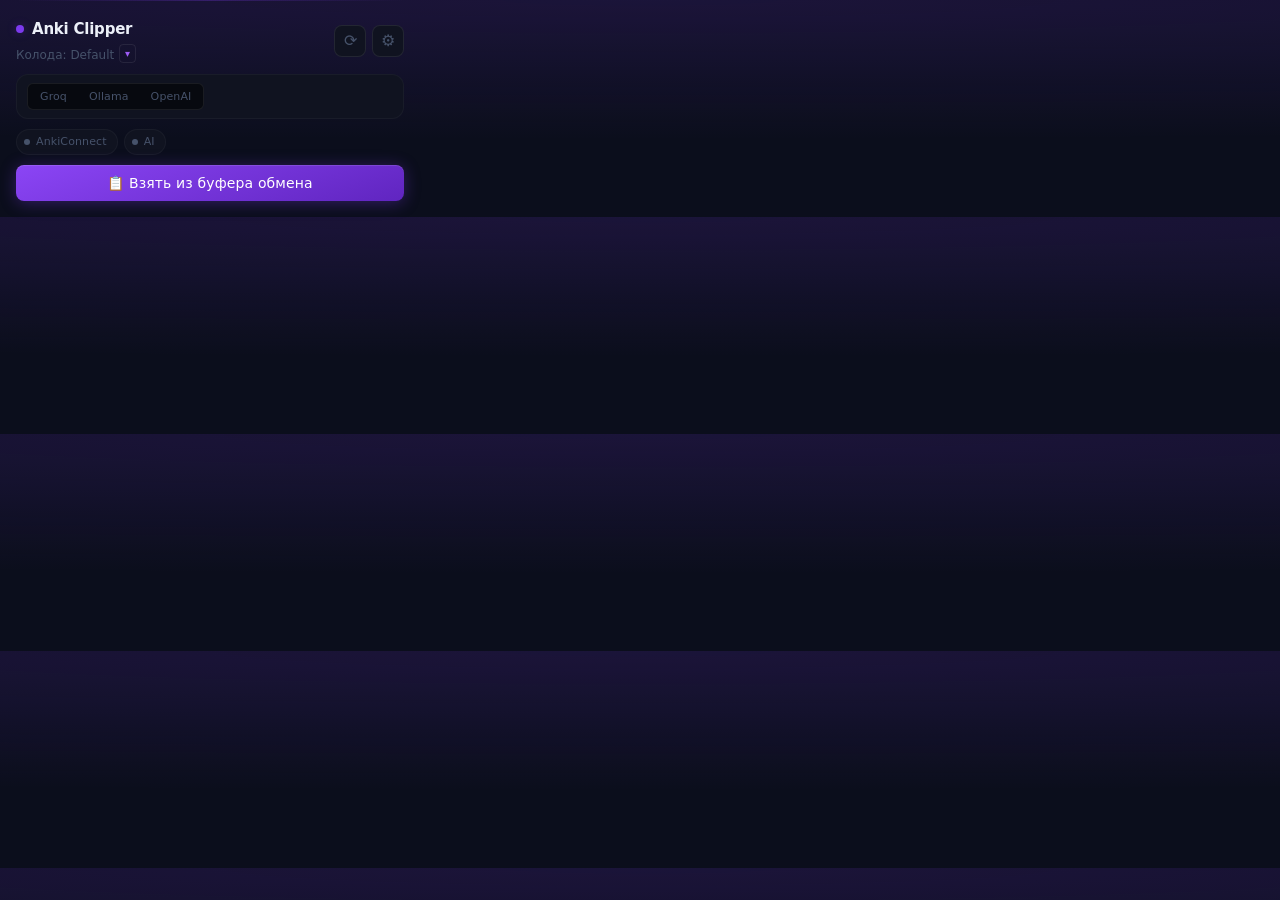
<file: popup/popup.html>
<!DOCTYPE html>
<html lang="ru">
<head>
  <meta charset="UTF-8" />
  <meta name="viewport" content="width=device-width, initial-scale=1.0" />
  <title>Anki Clipper</title>
  <link rel="stylesheet" href="popup.css" />
</head>
<body>
<div class="popup-container">

  <!-- ── IDLE VIEW ── -->
  <div id="view-idle" class="view">
    <div class="header">
      <div>
        <h1>Anki Clipper</h1>
        <div class="deck-row">
          <span class="subtitle" id="deck-subtitle">Колода: Default</span>
          <button class="btn-deck-pick" id="btn-deck-pick" title="Выбрать колоду">▾</button>
        </div>
      </div>
      <div class="header-actions">
        <button class="btn-icon" id="btn-history" title="История сессий">⟳</button>
        <button class="btn-icon" id="btn-options" title="Настройки">⚙</button>
      </div>
    </div>
    <div id="deck-picker-wrap" class="deck-picker-wrap hidden">
      <select id="deck-picker-select" class="deck-picker-select" size="6"></select>
      <div class="deck-picker-status" id="deck-picker-status"></div>
    </div>
    <div class="quick-settings-row">
      <div class="provider-toggle">
        <button class="provider-btn" data-provider="groq">Groq</button>
        <button class="provider-btn" data-provider="ollama">Ollama</button>
        <button class="provider-btn" data-provider="openai">OpenAI</button>
      </div>
    </div>
    <div class="conn-row" id="conn-row">
      <div class="conn-item">
        <span class="conn-dot" id="dot-anki"></span>
        <span class="conn-label" id="label-anki">AnkiConnect</span>
      </div>
      <div class="conn-item">
        <span class="conn-dot" id="dot-ai"></span>
        <span class="conn-label" id="label-ai">AI</span>
      </div>
    </div>
    <div id="idle-warning" class="inline-warning hidden"></div>
    <button class="btn btn-primary" id="btn-grab" data-i18n="btn_grab">
      📋 Взять из буфера обмена
    </button>
  </div>

  <!-- ── HISTORY VIEW ── -->
  <div id="view-history" class="view hidden">
    <div class="header">
      <div>
        <h1 data-i18n="history_title">История сессий</h1>
      </div>
      <button class="btn-icon" id="btn-history-back">✕</button>
    </div>
    <div id="history-list" class="history-list"></div>
    <div id="history-empty" class="history-empty hidden" data-i18n="history_empty">
      Нет сохранённых сессий
    </div>
  </div>

  <!-- ── TEXT EDITOR VIEW ── -->
  <div id="view-text" class="view hidden">
    <div class="header">
      <div>
        <h1 data-i18n="text_title">Текст из буфера</h1>
        <div class="subtitle" data-i18n="text_subtitle">Отредактируйте перед анализом</div>
      </div>
      <span class="char-count" id="text-char-count">0 симв.</span>
    </div>
    <div class="mode-toggle">
      <button class="mode-btn active" data-mode="definitions" data-i18n="mode_definitions">
        📖 Определения
      </button>
      <button class="mode-btn" data-mode="questions" data-i18n="mode_questions">
        ❓ Вопросы
      </button>
    </div>
    <div class="mode-hint" id="mode-hint" data-i18n="hint_definitions">
      Термины, функции, формулы → подробные определения из текста
    </div>
    <div id="text-length-warning" class="inline-warning hidden"></div>
    <textarea
      class="text-editor"
      id="text-editor"
      data-i18n-placeholder="text_placeholder"
      placeholder="Текст для анализа..."
      spellcheck="false"
    ></textarea>
    <div class="cards-footer">
      <button class="btn btn-primary" id="btn-analyze" data-i18n="btn_analyze">✨ Анализировать</button>
      <button class="btn btn-secondary" id="btn-text-back" data-i18n="btn_back">← Назад</button>
    </div>
  </div>

  <!-- ── GENERATION SETTINGS VIEW ── -->
  <div id="view-slider" class="view hidden">
    <div class="header">
      <div>
        <h1 data-i18n="gen_title">Настройки генерации</h1>
        <div class="subtitle" id="slider-range-label">от — до —</div>
      </div>
    </div>

    <div class="gen-section">
      <div class="gen-section-header">
        <span class="gen-section-label" data-i18n="slider_title">Количество карточек</span>
        <span class="gen-count-badge" id="slider-count-num">10</span>
      </div>
      <input type="range" class="card-slider" id="card-count-slider" min="1" max="30" value="10" />
      <div class="slider-edge-labels">
        <span id="slider-min-label"></span>
        <span id="slider-max-label"></span>
      </div>
    </div>

    <div class="gen-section">
      <div class="gen-section-header">
        <span class="gen-section-label" data-i18n="detail_level_label">Подробность ответов</span>
        <span class="gen-count-badge" id="detail-level-badge">Стандарт</span>
      </div>
      <input type="range" class="card-slider" id="detail-level-slider" min="1" max="5" value="3" step="1" />
      <div class="slider-edge-labels">
        <span data-i18n="detail_brief_short">Кратко</span>
        <span data-i18n="detail_detailed_short">Подробно</span>
      </div>
    </div>

    <label class="enhance-row">
      <div class="enhance-info">
        <span class="enhance-title" data-i18n="enhance_title">AI улучшение</span>
        <span class="enhance-desc" data-i18n="enhance_desc">Нейросеть дополнит карточки из своих знаний</span>
      </div>
      <input type="checkbox" class="enhance-chk" id="chk-enhance" />
    </label>

    <label class="enhance-row" for="chk-styled">
      <div class="enhance-info">
        <span class="enhance-title" data-i18n="styled_label">✨ Стилизировать</span>
        <span class="enhance-desc">Форматирование с HTML-разметкой в Anki</span>
      </div>
      <input type="checkbox" class="enhance-chk" id="chk-styled" />
    </label>

    <div class="gen-section">
      <div class="gen-section-header">
        <span class="gen-section-label">Язык карточек</span>
      </div>
      <div class="lang-toggle" id="lang-toggle">
        <button class="lang-btn active" data-lang="auto">Авто</button>
        <button class="lang-btn" data-lang="ru">Русский</button>
        <button class="lang-btn" data-lang="en">English</button>
      </div>
    </div>

    <div class="gen-section">
      <div class="gen-section-header">
        <span class="gen-section-label" data-i18n="tags_label">Теги Anki</span>
        <button class="btn-tag-suggest" id="btn-suggest-tags" data-i18n="btn_suggest_tags">✨ Подобрать</button>
      </div>
      <input type="text" class="tags-input" id="tags-input" placeholder="тег1 тег2 тег3" />
      <div id="tag-chips-wrap" class="tag-chips-wrap hidden"></div>
      <div class="slider-edge-labels">
        <span data-i18n="tags_hint">Через пробел, добавятся ко всем карточкам</span>
      </div>
    </div>

    <div class="cards-footer">
      <button class="btn btn-primary" id="btn-generate" data-i18n="btn_generate">✨ Сгенерировать</button>
      <button class="btn btn-secondary" id="btn-slider-back" data-i18n="btn_change_text">← Изменить текст</button>
    </div>
  </div>

  <!-- ── LOADING VIEW ── -->
  <div id="view-loading" class="view hidden">
    <div class="header">
      <h1>Anki Clipper</h1>
    </div>
    <div class="loading-wrap">
      <div class="spinner"></div>
      <div class="loading-text" id="loading-text">Анализирую текст...</div>
      <div class="loading-hint" id="loading-hint"></div>
    </div>
  </div>

  <!-- ── CARDS VIEW ── -->
  <div id="view-cards" class="view hidden">
    <div class="header">
      <div class="cards-header-left">
        <span id="cards-count-label">Найдено карточек: 0</span>
        <button class="btn-undo" id="btn-undo" title="Отменить (Ctrl+Z)" disabled>
          <svg width="13" height="13" viewBox="0 0 24 24" fill="none" stroke="currentColor" stroke-width="2" stroke-linecap="round" stroke-linejoin="round"><path d="M3 7v6h6"/><path d="M21 17a9 9 0 00-9-9 9 9 0 00-6 2.3L3 13"/></svg>
        </button>
        <button class="btn-toggle-backs" id="btn-toggle-backs" title="Скрыть ответы">
          <svg class="icon-backs-on" width="13" height="13" viewBox="0 0 24 24" fill="none" stroke="currentColor" stroke-width="2" stroke-linecap="round" stroke-linejoin="round"><path d="M1 12s4-8 11-8 11 8 11 8-4 8-11 8-11-8-11-8z"/><circle cx="12" cy="12" r="3"/></svg>
          <svg class="icon-backs-off" width="13" height="13" viewBox="0 0 24 24" fill="none" stroke="currentColor" stroke-width="2" stroke-linecap="round" stroke-linejoin="round"><path d="M17.94 17.94A10.07 10.07 0 0 1 12 20c-7 0-11-8-11-8a18.45 18.45 0 0 1 5.06-5.94M9.9 4.24A9.12 9.12 0 0 1 12 4c7 0 11 8 11 8a18.5 18.5 0 0 1-2.16 3.19m-6.72-1.07a3 3 0 1 1-4.24-4.24"/><line x1="1" y1="1" x2="23" y2="23"/></svg>
        </button>
      </div>
      <label class="select-all-wrap">
        <input type="checkbox" id="chk-select-all" checked />
        <span data-i18n="select_all">Выбрать все</span>
      </label>
    </div>

    <input type="text" class="card-filter-input" id="card-filter-input" data-i18n-placeholder="filter_placeholder" placeholder="Поиск по карточкам..." />

    <div class="cards-list" id="cards-list"></div>

    <div id="streaming-bar" class="streaming-bar hidden">
      <span class="streaming-dot"></span>
      <span id="streaming-bar-text" data-i18n="streaming_text">Генерирую карточки...</span>
    </div>

    <div class="cards-footer">
      <div class="deck-row-cards">
        <span class="subtitle" id="deck-subtitle-cards">Колода: Default</span>
        <button class="btn-deck-pick" id="btn-deck-pick-cards" title="Выбрать колоду">▾</button>
      </div>
      <div id="deck-picker-wrap-cards" class="deck-picker-wrap hidden">
        <select id="deck-picker-select-cards" class="deck-picker-select" size="6"></select>
        <div class="deck-picker-status" id="deck-picker-status-cards"></div>
      </div>
      <div id="cards-error" class="inline-error hidden"></div>
      <button class="btn btn-primary" id="btn-add-anki" disabled>
        Добавить выбранные (0)
      </button>
      <div class="footer-row">
        <button class="btn btn-secondary" id="btn-download" data-i18n="btn_download">⬇ Скачать</button>
        <button class="btn btn-secondary" id="btn-restart" data-i18n="btn_restart">↺ Сначала</button>
        <button class="btn btn-secondary" id="btn-back" data-i18n="btn_back">← Назад</button>
      </div>
    </div>
  </div>

  <!-- ── SUCCESS VIEW ── -->
  <div id="view-success" class="view hidden">
    <div class="success-wrap">
      <div class="success-icon">✓</div>
      <div>
        <div class="success-text" id="success-text">Добавлено 0 карточек</div>
        <div class="success-sub" id="success-sub"></div>
      </div>
      <button class="btn btn-primary" id="btn-again" data-i18n="btn_again" style="width:auto;padding:8px 24px;">
        Ещё
      </button>
    </div>
  </div>

  <!-- ── ERROR VIEW ── -->
  <div id="view-error" class="view hidden">
    <div class="header">
      <h1>Anki Clipper</h1>
    </div>
    <div class="inline-error" id="error-message">
      <div id="error-text"></div>
      <pre id="error-raw" class="hidden"></pre>
    </div>
    <div style="margin-top:10px;display:flex;gap:8px;">
      <button class="btn btn-primary" id="btn-retry" data-i18n="btn_retry" style="flex:1;">Повторить</button>
      <button class="btn btn-secondary" id="btn-error-back" data-i18n="btn_back" style="flex:1;">← Назад</button>
    </div>
  </div>

  <!-- ── CARD FLIP MODAL ── -->
  <div id="flip-modal" class="flip-modal hidden">
    <div class="flip-backdrop" id="flip-backdrop"></div>
    <div class="flip-card-preview">
      <div class="flip-front" id="flip-front"></div>
      <div class="flip-sep" data-i18n="card_divider">Ответ</div>
      <div class="flip-back" id="flip-back"></div>
      <button class="btn btn-secondary flip-close-btn" id="btn-flip-close" data-i18n="btn_close">Закрыть</button>
    </div>
  </div>

</div>
<script src="popup.js"></script>
</body>
</html>
</file>
<file: options/options.css>
/* ── Design tokens (shared) ── */
:root {
  --void:        #07090f;
  --base:        #0b0e1c;
  --surface:     #101320;
  --raised:      #161a2c;
  --overlay:     #1c2038;
  --bd-dim:      rgba(255,255,255,0.04);
  --bd:          rgba(255,255,255,0.08);
  --bd-strong:   rgba(255,255,255,0.14);
  --accent:      #7c3aed;
  --accent-hi:   #9d5cf5;
  --accent-lo:   rgba(124,58,237,0.1);
  --accent-glow: rgba(124,58,237,0.25);
  --txt-1:       #ecf0f8;
  --txt-2:       #8a96b0;
  --txt-3:       #46526a;
  --green:       #10b981;
  --red:         #f04444;
}

*, *::before, *::after { box-sizing: border-box; margin: 0; padding: 0; }

body {
  background: var(--base);
  color: var(--txt-1);
  font-family: system-ui, -apple-system, sans-serif;
  font-size: 14px;
  line-height: 1.6;
  min-height: 100vh;
  background-image: radial-gradient(ellipse 100% 300px at 50% 0, rgba(124,58,237,0.1) 0%, transparent 100%);
}

.page {
  max-width: 560px;
  margin: 0 auto;
  padding: 0 20px 56px;
}

/* ── Page header ── */
.page-header {
  padding: 32px 0 28px;
  position: relative;
}
.page-header::after {
  content: '';
  position: absolute;
  bottom: 0; left: 0; right: 0;
  height: 1px;
  background: linear-gradient(90deg, transparent, var(--bd), transparent);
}
.page-header-inner {
  display: flex;
  align-items: center;
  gap: 12px;
}
.app-icon {
  width: 38px; height: 38px;
  border-radius: 10px;
  flex-shrink: 0;
  box-shadow: 0 4px 16px rgba(124,58,237,0.3);
}
.page-header h1 {
  font-size: 18px;
  font-weight: 700;
  color: var(--txt-1);
  letter-spacing: -0.02em;
  line-height: 1.2;
}
.page-header .page-subtitle {
  font-size: 12px;
  color: var(--txt-3);
  margin-top: 2px;
}

/* ── Sections ── */
.section {
  background: var(--surface);
  border: 1px solid var(--bd-dim);
  border-radius: 14px;
  padding: 20px;
  margin-top: 16px;
  position: relative;
  overflow: hidden;
}
.section::before {
  content: '';
  position: absolute;
  top: 0; left: 20px; right: 20px;
  height: 1px;
  background: linear-gradient(90deg, transparent, rgba(124,58,237,0.5), transparent);
}
.section-title {
  font-size: 11px;
  font-weight: 600;
  text-transform: uppercase;
  letter-spacing: 0.1em;
  color: var(--accent-hi);
  margin-bottom: 18px;
  display: flex;
  align-items: center;
  gap: 7px;
}
.section-title::before {
  content: '';
  display: block;
  width: 3px; height: 12px;
  border-radius: 2px;
  background: var(--accent);
  flex-shrink: 0;
}

/* ── Fields ── */
.field {
  display: flex;
  flex-direction: column;
  gap: 7px;
  margin-bottom: 16px;
}
.field:last-child { margin-bottom: 0; }
.field > label {
  font-size: 13px;
  font-weight: 500;
  color: var(--txt-2);
  letter-spacing: 0.01em;
}

input[type="text"],
input[type="password"],
textarea.opt-textarea {
  background: var(--raised);
  border: 1px solid var(--bd);
  border-radius: 9px;
  color: var(--txt-1);
  font-size: 14px;
  font-family: inherit;
  padding: 9px 13px;
  width: 100%;
  outline: none;
  transition: border-color 0.15s, box-shadow 0.15s;
}
input[type="text"]::placeholder,
input[type="password"]::placeholder,
textarea.opt-textarea::placeholder { color: var(--txt-3); }
input[type="text"]:focus,
input[type="password"]:focus,
textarea.opt-textarea:focus {
  border-color: var(--accent);
  box-shadow: 0 0 0 3px rgba(124,58,237,0.14);
}
textarea.opt-textarea {
  resize: vertical;
  min-height: 72px;
  line-height: 1.5;
}

/* ── Radio toggle pills ── */
.radio-group {
  display: flex;
  background: var(--void);
  border: 1px solid var(--bd);
  border-radius: 9px;
  padding: 3px;
  gap: 3px;
}
.radio-label {
  flex: 1;
  display: flex;
  align-items: center;
  justify-content: center;
  padding: 8px 12px;
  border-radius: 7px;
  cursor: pointer;
  font-size: 13px;
  font-weight: 500;
  color: var(--txt-3);
  user-select: none;
  transition: background 0.15s, color 0.15s, box-shadow 0.15s;
  text-align: center;
}
.radio-label input[type="radio"] {
  position: absolute;
  opacity: 0;
  width: 0; height: 0;
  pointer-events: none;
}
.radio-label:has(input[type="radio"]:checked) {
  background: var(--accent);
  color: #fff;
  box-shadow: 0 1px 10px rgba(124,58,237,0.4);
}
.radio-label:not(:has(input[type="radio"]:checked)):hover {
  background: var(--accent-lo);
  color: #c4b5fd;
}

/* ── Conditional blocks ── */
.conditional { margin-top: 16px; border-top: 1px solid var(--bd-dim); padding-top: 16px; }
.conditional.hidden { display: none; }
.hidden { display: none !important; }

/* ── Hints ── */
.hint {
  font-size: 12px;
  color: var(--txt-3);
  margin-top: 2px;
  line-height: 1.5;
}

/* ── Field row (input + button) ── */
.field-row { display: flex; gap: 8px; align-items: stretch; }
.field-row input { flex: 1; min-width: 0; }

.btn-load {
  flex-shrink: 0;
  background: var(--raised);
  border: 1px solid var(--bd);
  border-radius: 9px;
  color: var(--txt-2);
  font-size: 12px;
  font-weight: 500;
  font-family: inherit;
  cursor: pointer;
  padding: 0 14px;
  white-space: nowrap;
  transition: color 0.15s, border-color 0.15s, background 0.15s;
}
.btn-load:hover:not(:disabled) { color: #c4b5fd; border-color: rgba(124,58,237,0.4); background: var(--overlay); }
.btn-load:disabled { opacity: 0.45; cursor: default; }

/* ── Loader select ── */
.loader-select {
  width: 100%;
  background: var(--raised);
  border: 1px solid var(--bd);
  border-radius: 9px;
  color: var(--txt-1);
  font-size: 13px;
  font-family: inherit;
  padding: 7px 10px;
  outline: none;
  cursor: pointer;
  transition: border-color 0.15s, box-shadow 0.15s;
}
.loader-select:focus { border-color: var(--accent); box-shadow: 0 0 0 3px rgba(124,58,237,0.14); }
.loader-select option { background: #101320; }

/* ── Status line ── */
.status-line { font-size: 12px; min-height: 16px; color: var(--txt-3); }
.status-ok   { color: #6ee7b7; }
.status-err  { color: #fca5a5; }

/* ── Save button ── */
.btn-save {
  display: flex;
  align-items: center;
  justify-content: center;
  gap: 8px;
  width: 100%;
  padding: 12px;
  background: linear-gradient(160deg, #8b45f5 0%, #6025c0 100%);
  color: #fff;
  border: none;
  border-radius: 10px;
  font-size: 14px;
  font-weight: 600;
  font-family: inherit;
  cursor: pointer;
  letter-spacing: 0.01em;
  transition: background 0.15s, box-shadow 0.15s, transform 0.1s;
  margin-top: 22px;
  box-shadow: 0 2px 16px rgba(124,58,237,0.35), inset 0 1px 0 rgba(255,255,255,0.12);
}
.btn-save:hover {
  background: linear-gradient(160deg, #9c52ff 0%, #6d2fd6 100%);
  box-shadow: 0 4px 24px rgba(124,58,237,0.5), inset 0 1px 0 rgba(255,255,255,0.12);
}
.btn-save:active { transform: scale(0.985); }

/* ── Save confirmation ── */
.save-ok {
  display: flex;
  align-items: center;
  justify-content: center;
  gap: 6px;
  text-align: center;
  color: #6ee7b7;
  font-size: 13px;
  font-weight: 500;
  margin-top: 12px;
  height: 22px;
  transition: opacity 0.3s;
}
.save-ok.invisible { opacity: 0; }
</file>
<file: popup/popup.css>
/* ── Design tokens ── */
:root {
  --void:          #07090f;
  --base:          #0b0e1c;
  --surface:       #101320;
  --raised:        #161a2c;
  --overlay:       #1c2038;
  --bd-dim:        rgba(255,255,255,0.04);
  --bd:            rgba(255,255,255,0.08);
  --bd-strong:     rgba(255,255,255,0.14);
  --accent:        #7c3aed;
  --accent-hi:     #9d5cf5;
  --accent-lo:     rgba(124,58,237,0.12);
  --accent-glow:   rgba(124,58,237,0.28);
  --txt-1:         #ecf0f8;
  --txt-2:         #8a96b0;
  --txt-3:         #46526a;
  --green:         #10b981;
  --red:           #f04444;
  --yellow:        #f59e0b;
  --r-xs:          6px;
  --r-sm:          8px;
  --r-md:          12px;
  --r-lg:          16px;
}

*, *::before, *::after { box-sizing: border-box; margin: 0; padding: 0; }

body {
  width: 420px;
  min-height: 120px;
  background: var(--base);
  color: var(--txt-1);
  font-family: system-ui, -apple-system, sans-serif;
  font-size: 14px;
  line-height: 1.5;
  background-image: radial-gradient(ellipse 260% 140px at 50% 0, rgba(124,58,237,0.14) 0%, transparent 100%);
}

/* ── Layout ── */
.popup-container {
  display: flex;
  flex-direction: column;
  padding: 14px 16px 16px;
  gap: 10px;
  position: relative;
}

.popup-container::before {
  content: '';
  position: absolute;
  top: 0; left: 16px; right: 16px;
  height: 1px;
  background: linear-gradient(90deg, transparent, var(--accent-glow), transparent);
}

/* ── Header ── */
.header {
  display: flex;
  align-items: center;
  justify-content: space-between;
  gap: 8px;
  padding-top: 4px;
}

.header h1 {
  font-size: 15px;
  font-weight: 700;
  color: var(--txt-1);
  letter-spacing: -0.015em;
  display: flex;
  align-items: center;
  gap: 8px;
}

.header h1::before {
  content: '';
  display: inline-block;
  width: 8px; height: 8px;
  border-radius: 50%;
  background: var(--accent);
  box-shadow: 0 0 10px var(--accent-glow);
  flex-shrink: 0;
}

.subtitle { font-size: 12px; color: var(--txt-3); margin-top: 2px; }

.header-actions { display: flex; gap: 6px; align-items: center; flex-shrink: 0; }

.btn-icon {
  width: 32px; height: 32px;
  background: var(--surface);
  border: 1px solid var(--bd);
  cursor: pointer;
  color: var(--txt-3);
  border-radius: var(--r-sm);
  font-size: 16px;
  display: flex;
  align-items: center;
  justify-content: center;
  flex-shrink: 0;
  transition: color 0.15s, background 0.15s, border-color 0.15s;
}
.btn-icon:hover {
  color: #c4b5fd;
  background: var(--raised);
  border-color: rgba(124,58,237,0.3);
}

/* ── Deck row ── */
.deck-row { display: flex; align-items: center; gap: 5px; margin-top: 3px; }

.btn-deck-pick {
  background: none;
  border: 1px solid var(--bd);
  border-radius: 4px;
  color: var(--accent-hi);
  font-size: 10px;
  padding: 1px 5px;
  cursor: pointer;
  line-height: 1.5;
  transition: background 0.15s, border-color 0.15s;
  flex-shrink: 0;
}
.btn-deck-pick:hover { background: var(--accent-lo); border-color: var(--accent); }

/* ── Deck row in cards footer ── */
.deck-row-cards { display: flex; align-items: center; gap: 5px; }

/* ── Deck picker ── */
.deck-picker-wrap {
  background: var(--surface);
  border: 1px solid var(--bd);
  border-radius: var(--r-md);
  overflow: hidden;
  margin-top: -2px;
}
.deck-picker-select {
  width: 100%;
  background: transparent;
  border: none;
  color: var(--txt-1);
  font-size: 13px;
  font-family: inherit;
  outline: none;
  cursor: pointer;
  padding: 4px 0;
}
.deck-picker-select option { background: #101320; color: var(--txt-1); }
.deck-picker-select option:checked { background: #4c1d95; }
.deck-picker-status { font-size: 12px; color: var(--txt-3); padding: 4px 12px 8px; }
.deck-picker-status.status-err { color: var(--red); }

/* ── Quick-settings row ── */
.quick-settings-row {
  display: flex;
  align-items: center;
  justify-content: space-between;
  gap: 10px;
  background: var(--surface);
  border: 1px solid var(--bd-dim);
  border-radius: var(--r-md);
  padding: 8px 10px;
}

/* ── Provider toggle ── */
.provider-toggle {
  display: flex;
  background: var(--void);
  border: 1px solid var(--bd);
  border-radius: var(--r-xs);
  padding: 2px;
  gap: 2px;
}
.provider-btn {
  padding: 5px 10px;
  border: none;
  border-radius: 5px;
  background: transparent;
  color: var(--txt-3);
  font-size: 11px;
  font-weight: 500;
  font-family: inherit;
  cursor: pointer;
  transition: background 0.15s, color 0.15s, box-shadow 0.15s;
  line-height: 1;
  letter-spacing: 0.01em;
}
.provider-btn.active { background: var(--accent); color: #fff; box-shadow: 0 1px 10px rgba(124,58,237,0.4); }
.provider-btn:hover:not(.active) { background: var(--accent-lo); color: #c4b5fd; }

/* ── Styled toggle ── */
.styled-label {
  display: flex;
  align-items: center;
  gap: 7px;
  font-size: 12px;
  color: var(--txt-2);
  cursor: pointer;
  user-select: none;
  white-space: nowrap;
}
.styled-label input[type="checkbox"] {
  appearance: none; -webkit-appearance: none;
  width: 32px; height: 17px;
  background: var(--raised);
  border: 1px solid var(--bd);
  border-radius: 9px;
  cursor: pointer;
  position: relative;
  flex-shrink: 0;
  transition: background 0.2s, border-color 0.2s;
}
.styled-label input[type="checkbox"]::after {
  content: '';
  position: absolute;
  top: 2px; left: 2px;
  width: 11px; height: 11px;
  border-radius: 50%;
  background: var(--txt-3);
  transition: transform 0.2s cubic-bezier(.4,0,.2,1), background 0.2s;
}
.styled-label input[type="checkbox"]:checked { background: var(--accent); border-color: var(--accent); }
.styled-label input[type="checkbox"]:checked::after { transform: translateX(15px); background: #fff; }

/* ── Connection status row ── */
.conn-row { display: flex; gap: 6px; align-items: center; }
.conn-item {
  display: flex;
  align-items: center;
  gap: 6px;
  font-size: 11px;
  background: var(--surface);
  border: 1px solid var(--bd-dim);
  border-radius: 20px;
  padding: 4px 10px 4px 7px;
  transition: border-color 0.3s;
}
.conn-dot {
  width: 6px; height: 6px;
  border-radius: 50%;
  flex-shrink: 0;
  background: var(--txt-3);
  transition: background 0.3s, box-shadow 0.3s;
}
.conn-dot.ok      { background: var(--green); box-shadow: 0 0 6px rgba(16,185,129,0.55); }
.conn-dot.err     { background: var(--red); box-shadow: 0 0 6px rgba(240,68,68,0.4); }
.conn-dot.warn    { background: var(--yellow); box-shadow: 0 0 6px rgba(245,158,11,0.4); }
.conn-dot.checking { animation: pulse-dot 1.2s ease-in-out infinite; }
@keyframes pulse-dot { 0%, 100% { opacity: 0.3; } 50% { opacity: 1; } }
.conn-label { color: var(--txt-3); letter-spacing: 0.01em; }
.conn-dot.ok   + .conn-label { color: #6ee7b7; }
.conn-dot.err  + .conn-label { color: #fca5a5; }
.conn-dot.warn + .conn-label { color: #fcd34d; }

/* ── Buttons ── */
.btn {
  display: inline-flex;
  align-items: center;
  justify-content: center;
  gap: 6px;
  padding: 10px 16px;
  border: none;
  border-radius: var(--r-sm);
  font-size: 14px;
  font-weight: 500;
  font-family: inherit;
  cursor: pointer;
  transition: background 0.15s, box-shadow 0.15s, opacity 0.15s, transform 0.1s;
  width: 100%;
  letter-spacing: 0.01em;
}
.btn:active:not(:disabled) { transform: scale(0.985); }
.btn:disabled { opacity: 0.38; cursor: not-allowed; }

.btn-primary {
  background: linear-gradient(160deg, #8b45f5 0%, #6025c0 100%);
  color: #fff;
  box-shadow: 0 2px 16px rgba(124,58,237,0.35), inset 0 1px 0 rgba(255,255,255,0.12);
}
.btn-primary:hover:not(:disabled) {
  background: linear-gradient(160deg, #9c52ff 0%, #6d2fd6 100%);
  box-shadow: 0 4px 24px rgba(124,58,237,0.5), inset 0 1px 0 rgba(255,255,255,0.12);
}
.btn-secondary {
  background: var(--surface);
  color: var(--txt-2);
  border: 1px solid var(--bd);
}
.btn-secondary:hover:not(:disabled) { background: var(--raised); color: var(--txt-1); border-color: var(--bd-strong); }

/* ── Warning / Error ── */
.inline-warning {
  background: rgba(245,158,11,0.07);
  border: 1px solid rgba(245,158,11,0.22);
  color: #fcd34d;
  border-radius: var(--r-sm);
  padding: 10px 12px;
  font-size: 13px;
}
.inline-error {
  background: rgba(240,68,68,0.07);
  border: 1px solid rgba(240,68,68,0.22);
  color: #fca5a5;
  border-radius: var(--r-sm);
  padding: 10px 12px;
  font-size: 13px;
  white-space: pre-wrap;
  overflow-wrap: break-word;
  word-break: break-word;
}
.inline-error pre {
  margin-top: 8px;
  font-size: 11px;
  white-space: pre-wrap;
  word-break: break-all;
  color: var(--txt-3);
  max-height: 80px;
  overflow-y: auto;
}

/* ── Mode toggle ── */
.mode-toggle {
  display: flex;
  background: var(--void);
  border: 1px solid var(--bd);
  border-radius: var(--r-sm);
  padding: 3px;
  gap: 3px;
}
.mode-btn {
  flex: 1;
  padding: 7px 10px;
  border: none;
  border-radius: 6px;
  background: transparent;
  color: var(--txt-3);
  font-size: 13px;
  font-family: inherit;
  cursor: pointer;
  transition: background 0.15s, color 0.15s, box-shadow 0.15s;
  line-height: 1.3;
}
.mode-btn.active { background: var(--accent); color: #fff; font-weight: 500; box-shadow: 0 1px 10px rgba(124,58,237,0.35); }
.mode-btn:hover:not(.active) { background: var(--accent-lo); color: #c4b5fd; }
.mode-hint { font-size: 11px; color: var(--txt-3); text-align: center; padding: 0 4px; min-height: 14px; }

/* ── Text editor ── */
.text-editor {
  width: 100%;
  min-height: 200px;
  background: var(--surface);
  border: 1px solid var(--bd);
  border-radius: var(--r-md);
  color: var(--txt-1);
  font-size: 13px;
  font-family: inherit;
  line-height: 1.65;
  padding: 10px 12px;
  resize: vertical;
  outline: none;
  transition: border-color 0.15s, box-shadow 0.15s;
}
.text-editor:focus { border-color: var(--accent); box-shadow: 0 0 0 3px rgba(124,58,237,0.14); }

.char-count { font-size: 12px; color: var(--txt-3); align-self: flex-end; flex-shrink: 0; white-space: nowrap; }
.char-count.warn { color: var(--yellow); }
.char-count.danger { color: var(--red); }

/* ── Generation settings sections ── */
.gen-section {
  background: var(--surface);
  border: 1px solid var(--bd-dim);
  border-radius: var(--r-md);
  padding: 14px;
  display: flex;
  flex-direction: column;
  gap: 10px;
}
.gen-section-header { display: flex; align-items: center; justify-content: space-between; gap: 8px; }
.gen-section-label { font-size: 12px; font-weight: 500; color: var(--txt-2); }
.gen-count-badge {
  font-size: 12px;
  font-weight: 600;
  color: var(--accent-hi);
  background: var(--accent-lo);
  border: 1px solid rgba(124,58,237,0.2);
  border-radius: 20px;
  padding: 1px 10px;
  flex-shrink: 0;
}

/* ── Language toggle ── */
.lang-toggle { display: flex; gap: 6px; }
.lang-btn {
  flex: 1;
  background: var(--surface);
  border: 1px solid var(--bd);
  border-radius: var(--r-sm);
  color: var(--txt-2);
  font-size: 12px;
  font-family: inherit;
  cursor: pointer;
  padding: 5px 0;
  transition: color 0.15s, background 0.15s, border-color 0.15s;
}
.lang-btn:hover { color: var(--txt-1); border-color: var(--bd-strong); }
.lang-btn.active { color: var(--accent-hi); background: var(--accent-lo); border-color: rgba(124,58,237,0.3); font-weight: 600; }

/* ── Range sliders ── */
.card-slider {
  -webkit-appearance: none; appearance: none;
  width: 100%; height: 4px;
  border-radius: 2px;
  background: var(--raised);
  outline: none;
  cursor: pointer;
}
.card-slider::-webkit-slider-thumb {
  -webkit-appearance: none; appearance: none;
  width: 18px; height: 18px;
  border-radius: 50%;
  background: var(--accent);
  cursor: pointer;
  border: 2px solid rgba(255,255,255,0.2);
  box-shadow: 0 0 0 3px rgba(124,58,237,0.2), 0 2px 8px rgba(0,0,0,0.4);
  transition: box-shadow 0.15s, transform 0.1s;
}
.card-slider::-webkit-slider-thumb:hover { box-shadow: 0 0 0 5px rgba(124,58,237,0.2), 0 2px 12px rgba(0,0,0,0.4); transform: scale(1.1); }
.card-slider::-moz-range-thumb {
  width: 18px; height: 18px;
  border-radius: 50%;
  background: var(--accent);
  border: 2px solid rgba(255,255,255,0.2);
  cursor: pointer;
}
.slider-edge-labels { display: flex; justify-content: space-between; font-size: 11px; color: var(--txt-3); }

/* ── AI enhance toggle ── */
.enhance-row {
  display: flex;
  align-items: center;
  justify-content: space-between;
  gap: 12px;
  background: var(--surface);
  border: 1px solid var(--bd-dim);
  border-radius: var(--r-md);
  padding: 12px 14px;
  cursor: pointer;
  transition: border-color 0.15s, background 0.15s;
}
.enhance-row:hover { border-color: var(--bd); background: var(--raised); }
.enhance-row:has(.enhance-chk:checked) { border-color: rgba(124,58,237,0.35); background: rgba(124,58,237,0.05); }
.enhance-info { display: flex; flex-direction: column; gap: 2px; }
.enhance-title { font-size: 13px; font-weight: 500; color: var(--txt-1); }
.enhance-desc { font-size: 11px; color: var(--txt-3); line-height: 1.4; }
.enhance-chk {
  appearance: none; -webkit-appearance: none;
  width: 32px; min-width: 32px; height: 17px;
  background: var(--raised);
  border: 1px solid var(--bd);
  border-radius: 9px;
  cursor: pointer;
  position: relative;
  transition: background 0.2s, border-color 0.2s;
}
.enhance-chk::after {
  content: '';
  position: absolute;
  top: 2px; left: 2px;
  width: 11px; height: 11px;
  border-radius: 50%;
  background: var(--txt-3);
  transition: transform 0.2s cubic-bezier(.4,0,.2,1), background 0.2s;
}
.enhance-chk:checked { background: var(--accent); border-color: var(--accent); }
.enhance-chk:checked::after { transform: translateX(15px); background: #fff; }

/* ── Suggest tags button ── */
.btn-tag-suggest {
  background: var(--accent-lo);
  border: 1px solid rgba(124,58,237,0.25);
  border-radius: var(--r-xs);
  color: var(--accent-hi);
  font-size: 11px;
  font-weight: 500;
  font-family: inherit;
  cursor: pointer;
  padding: 3px 10px;
  white-space: nowrap;
  transition: background 0.15s, border-color 0.15s, opacity 0.15s;
  flex-shrink: 0;
}
.btn-tag-suggest:hover:not(:disabled) { background: rgba(124,58,237,0.2); border-color: rgba(124,58,237,0.45); }
.btn-tag-suggest:disabled { opacity: 0.4; cursor: default; }

/* ── Tag chips ── */
.tag-chips-wrap {
  display: flex;
  flex-wrap: wrap;
  gap: 6px;
  padding-top: 2px;
}

.tag-chip {
  display: inline-flex;
  align-items: center;
  gap: 5px;
  padding: 4px 10px 4px 8px;
  border-radius: 20px;
  font-size: 11px;
  font-weight: 500;
  font-family: inherit;
  cursor: pointer;
  border: 1px solid transparent;
  transition: opacity 0.15s, background 0.15s, border-color 0.15s;
  user-select: none;
  line-height: 1.3;
}
.tag-chip:not([data-selected="true"]) { opacity: 0.38; }

.tag-chip-existing {
  background: rgba(16,185,129,0.08);
  border-color: rgba(16,185,129,0.2);
  color: #6ee7b7;
}
.tag-chip-existing[data-selected="true"] {
  background: rgba(16,185,129,0.16);
  border-color: rgba(16,185,129,0.45);
}
.tag-chip-new {
  background: var(--accent-lo);
  border-color: rgba(124,58,237,0.2);
  color: var(--accent-hi);
}
.tag-chip-new[data-selected="true"] {
  background: rgba(124,58,237,0.18);
  border-color: rgba(124,58,237,0.45);
}
.tag-chip-icon { font-size: 9px; opacity: 0.8; }

.tag-chips-legend {
  display: flex;
  gap: 12px;
  font-size: 10px;
  color: var(--txt-3);
  padding-top: 2px;
}
.tag-chips-legend-item { display: flex; align-items: center; gap: 4px; }
.tag-chips-legend-dot {
  width: 6px; height: 6px;
  border-radius: 50%;
  flex-shrink: 0;
}
.tag-chips-legend-dot.existing { background: var(--green); }
.tag-chips-legend-dot.new-tag  { background: var(--accent-hi); }

/* ── Tags input ── */
.tags-input {
  width: 100%;
  background: var(--raised);
  border: 1px solid var(--bd);
  border-radius: var(--r-sm);
  color: var(--txt-1);
  font-size: 13px;
  font-family: inherit;
  padding: 8px 10px;
  outline: none;
  transition: border-color 0.15s, box-shadow 0.15s;
}
.tags-input::placeholder { color: var(--txt-3); }
.tags-input:focus { border-color: var(--accent); box-shadow: 0 0 0 3px rgba(124,58,237,0.14); }

/* ── Loading ── */
.loading-wrap { display: flex; flex-direction: column; align-items: center; gap: 14px; padding: 28px 0; }
.spinner {
  width: 36px; height: 36px;
  border-radius: 50%;
  border: 3px solid var(--raised);
  border-top-color: var(--accent);
  border-right-color: rgba(124,58,237,0.4);
  animation: spin 0.7s linear infinite;
}
@keyframes spin { to { transform: rotate(360deg); } }
.loading-text { color: var(--txt-2); font-size: 13px; letter-spacing: 0.01em; }
.loading-hint { font-size: 11px; color: var(--txt-3); text-align: center; min-height: 14px; }

/* ── Cards header ── */
.cards-header-left { display: flex; align-items: center; gap: 8px; font-weight: 600; font-size: 13px; color: #c4b5fd; }

.btn-toggle-backs {
  background: none;
  border: 1px solid var(--bd);
  border-radius: var(--r-xs);
  color: var(--txt-3);
  cursor: pointer;
  padding: 3px 7px;
  display: flex;
  align-items: center;
  gap: 4px;
  font-family: inherit;
  flex-shrink: 0;
  transition: color 0.15s, background 0.15s, border-color 0.15s;
}
.btn-toggle-backs:hover { color: var(--txt-2); border-color: var(--bd-strong); background: rgba(255,255,255,0.04); }
.btn-toggle-backs.active { color: var(--accent-hi); background: var(--accent-lo); border-color: rgba(124,58,237,0.3); }
.btn-toggle-backs .icon-backs-off { display: none; }
.btn-toggle-backs.active .icon-backs-on { display: none; }
.btn-toggle-backs.active .icon-backs-off { display: block; }

/* ── Backs-hidden mode (global) ── */
.cards-list.backs-hidden .card-divider,
.cards-list.backs-hidden [data-field="back"] { display: none; }

/* ── Undo button ── */
.btn-undo {
  background: none;
  border: 1px solid var(--bd);
  border-radius: var(--r-xs);
  color: var(--txt-3);
  cursor: pointer;
  padding: 3px 7px;
  display: flex;
  align-items: center;
  flex-shrink: 0;
  transition: color 0.15s, background 0.15s, border-color 0.15s;
}
.btn-undo:hover:not(:disabled) { color: var(--txt-2); border-color: var(--bd-strong); background: rgba(255,255,255,0.04); }
.btn-undo:disabled { opacity: 0.3; cursor: default; }

/* ── Collapsed card (individual) ── */
.card-row.collapsed .card-divider,
.card-row.collapsed [data-field="back"] { display: none; }
/* Collapse button icons via CSS — no JS innerHTML swap needed */
.btn-collapse .icon-col { display: none; }
.card-row.collapsed .btn-collapse .icon-exp { display: none; }
.card-row.collapsed .btn-collapse .icon-col { display: block; }
.cards-list.backs-hidden .btn-collapse .icon-exp { display: none; }
.cards-list.backs-hidden .btn-collapse .icon-col { display: block; }
.card-row.collapsed .btn-collapse { color: var(--accent-hi); }
.select-all-wrap {
  display: flex;
  align-items: center;
  gap: 6px;
  font-size: 12px;
  color: var(--txt-3);
  cursor: pointer;
  user-select: none;
}

/* ── Card filter ── */
.card-filter-input {
  width: 100%;
  background: var(--surface);
  border: 1px solid var(--bd-dim);
  border-radius: var(--r-sm);
  color: var(--txt-1);
  font-size: 12px;
  font-family: inherit;
  padding: 7px 10px;
  outline: none;
  transition: border-color 0.15s, box-shadow 0.15s;
}
.card-filter-input::placeholder { color: var(--txt-3); }
.card-filter-input:focus { border-color: var(--accent); box-shadow: 0 0 0 2px rgba(124,58,237,0.12); }

/* ── Cards list ── */
.cards-list {
  display: flex;
  flex-direction: column;
  gap: 6px;
}
.cards-list::-webkit-scrollbar-track { background: transparent; }
.cards-list::-webkit-scrollbar-thumb { background: var(--bd); border-radius: 2px; }

/* ── Single card ── */
.card-row {
  display: flex;
  flex-direction: column;
  gap: 4px;
  background: var(--surface);
  border: 1px solid var(--bd-dim);
  border-radius: var(--r-md);
  padding: 10px 10px 10px 6px;
  transition: border-color 0.15s, background 0.15s;
  position: relative;
  cursor: default;
}
.card-header { display: flex; align-items: center; gap: 6px; }
.card-header-gap { flex: 1; }
.card-row::before {
  content: '';
  position: absolute;
  left: 0; top: 6px; bottom: 6px;
  width: 2px;
  border-radius: 0 1px 1px 0;
  background: transparent;
  transition: background 0.15s, box-shadow 0.15s;
}
.card-row:has(input[type="checkbox"]:checked)::before { background: var(--accent); box-shadow: 1px 0 6px rgba(124,58,237,0.4); }
.card-row.duplicate { background: rgba(245,158,11,0.05); border-color: rgba(245,158,11,0.2); }
.card-row.error-card { background: rgba(240,68,68,0.05); border-color: rgba(240,68,68,0.2); }
.card-row:has(input[type="checkbox"]:checked) { border-color: rgba(124,58,237,0.28); background: rgba(124,58,237,0.04); }
.card-row:hover { border-color: var(--bd); }

/* Drag states */
.card-row[draggable="true"] { cursor: grab; }
.card-row[draggable="true"]:active { cursor: grabbing; }
.card-row.drag-over { border-color: var(--accent); background: rgba(124,58,237,0.08); }
.card-row.dragging { opacity: 0.4; }

/* ── Drag handle ── */
.drag-handle {
  flex-shrink: 0;
  color: var(--txt-3);
  font-size: 14px;
  cursor: grab;
  user-select: none;
  padding: 2px 1px;
  line-height: 1;
  opacity: 0.5;
  transition: opacity 0.15s;
}
.card-row:hover .drag-handle { opacity: 1; }
.drag-handle:active { cursor: grabbing; }

.card-checkbox { flex-shrink: 0; accent-color: var(--accent); width: 15px; height: 15px; cursor: pointer; }

.card-fields { display: flex; flex-direction: column; gap: 6px; }

.card-textarea {
  width: 100%;
  background: transparent;
  border: none;
  outline: none;
  color: var(--txt-1);
  font-size: 13px;
  font-family: inherit;
  line-height: 1.5;
  resize: none;
  overflow: hidden;
  min-height: 40px;
  cursor: text;
  display: block;
}
.card-textarea::placeholder { color: var(--txt-3); }
.card-textarea:focus { outline: none; background: rgba(124,58,237,0.06); border-radius: 3px; }

.card-divider {
  display: flex;
  align-items: center;
  gap: 7px;
  margin: 2px 0;
  font-size: 10px;
  font-weight: 500;
  letter-spacing: 0.06em;
  text-transform: uppercase;
  color: var(--txt-3);
  user-select: none;
}
.card-divider::before, .card-divider::after { content: ''; flex: 1; height: 1px; background: var(--bd-dim); }

/* ── Card action buttons (collapse, flip, copy, delete) ── */
.card-actions {
  display: flex;
  flex-direction: row;
  align-items: center;
  gap: 2px;
  flex-shrink: 0;
}
.btn-card-action {
  background: none;
  border: none;
  color: var(--txt-3);
  cursor: pointer;
  font-size: 13px;
  padding: 3px 4px;
  border-radius: 4px;
  line-height: 1;
  transition: color 0.15s, background 0.15s;
  display: flex;
  align-items: center;
  justify-content: center;
  width: 22px;
  height: 22px;
}
.btn-card-action:hover { background: rgba(255,255,255,0.06); color: var(--txt-2); }
.btn-delete:hover { color: #fca5a5; background: rgba(240,68,68,0.1); }
.btn-copy.copied { color: var(--green); }

/* ── Card badges ── */
.card-badge {
  font-size: 10px;
  font-weight: 500;
  letter-spacing: 0.02em;
  padding: 2px 8px;
  border-radius: 20px;
  margin-top: 4px;
  display: inline-block;
}
.card-badge.duplicate { background: rgba(245,158,11,0.12); color: #fcd34d; border: 1px solid rgba(245,158,11,0.2); }
.card-badge.error { background: rgba(240,68,68,0.12); color: #fca5a5; border: 1px solid rgba(240,68,68,0.2); }

/* ── Streaming bar ── */
.streaming-bar {
  display: flex;
  align-items: center;
  gap: 8px;
  background: var(--surface);
  border: 1px solid var(--bd-dim);
  border-radius: var(--r-sm);
  padding: 8px 12px;
  font-size: 12px;
  color: var(--txt-3);
}
.streaming-dot {
  width: 6px; height: 6px;
  border-radius: 50%;
  background: var(--accent);
  flex-shrink: 0;
  animation: pulse-dot 1s ease-in-out infinite;
}

/* ── Footer ── */
.cards-footer { display: flex; flex-direction: column; gap: 8px; }
.footer-row { display: flex; gap: 8px; }
.footer-row .btn { flex: 1; }

/* ── Success ── */
.success-wrap { display: flex; flex-direction: column; align-items: center; gap: 16px; padding: 22px 0; text-align: center; }
.success-icon {
  width: 54px; height: 54px;
  border-radius: 50%;
  background: linear-gradient(145deg, rgba(16,185,129,0.18), rgba(16,185,129,0.06));
  border: 1px solid rgba(16,185,129,0.3);
  display: flex;
  align-items: center;
  justify-content: center;
  font-size: 24px;
  line-height: 1;
  box-shadow: 0 0 24px rgba(16,185,129,0.18);
  animation: successPop 0.4s cubic-bezier(0.175,0.885,0.32,1.275);
}
@keyframes successPop { from { transform: scale(0.4); opacity: 0; } to { transform: scale(1); opacity: 1; } }
.success-text { color: #6ee7b7; font-size: 15px; font-weight: 600; }
.success-sub { color: var(--txt-3); font-size: 13px; margin-top: 4px; }

/* ── HTML card content ── */
.card-html {
  width: 100%;
  background: transparent;
  color: var(--txt-1);
  font-size: 13px;
  font-family: inherit;
  line-height: 1.6;
  min-height: 20px;
  outline: none;
  cursor: text;
  transition: background 0.12s, box-shadow 0.12s;
  border-radius: 4px;
}
.card-html:hover:not(:focus) { background: rgba(255,255,255,0.03); }
.card-html:focus {
  background: rgba(124,58,237,0.06);
  box-shadow: inset 0 0 0 1px rgba(124,58,237,0.35);
}
.card-html code { background: rgba(124,58,237,0.14); border: 1px solid rgba(124,58,237,0.25); border-radius: 3px; padding: 1px 5px; font-family: 'Consolas','Courier New',monospace; font-size: 12px; color: #c4b5fd; }
.card-html pre { background: var(--void); border: 1px solid var(--bd); border-radius: 6px; padding: 8px 10px; overflow-x: auto; margin: 6px 0; }
.card-html pre code { background: none; border: none; padding: 0; color: var(--txt-2); }
.card-html b, .card-html strong { color: #c4b5fd; font-weight: 600; }
.card-html em { color: #6ee7b7; font-style: italic; }
.card-html ul, .card-html ol { padding-left: 18px; margin: 4px 0; }
.card-html li { margin: 2px 0; }
.card-html blockquote { border-left: 2px solid var(--accent); padding: 3px 0 3px 10px; color: var(--txt-2); margin: 6px 0; font-style: italic; }

/* ── History view ── */
.history-list { display: flex; flex-direction: column; gap: 8px; max-height: 400px; overflow-y: auto; padding-right: 3px; }
.history-list::-webkit-scrollbar { width: 3px; }
.history-list::-webkit-scrollbar-thumb { background: var(--bd); border-radius: 2px; }

.history-item {
  background: var(--surface);
  border: 1px solid var(--bd-dim);
  border-radius: var(--r-md);
  padding: 12px;
  display: flex;
  flex-direction: column;
  gap: 6px;
  transition: border-color 0.15s;
}
.history-item:hover { border-color: var(--bd); }
.history-item-header { display: flex; align-items: center; justify-content: space-between; gap: 8px; }
.history-item-meta { display: flex; align-items: center; gap: 8px; }
.history-mode-badge {
  font-size: 10px;
  font-weight: 600;
  letter-spacing: 0.04em;
  color: var(--accent-hi);
  background: var(--accent-lo);
  border: 1px solid rgba(124,58,237,0.2);
  border-radius: 20px;
  padding: 2px 8px;
}
.history-time { font-size: 11px; color: var(--txt-3); }
.history-count { font-size: 11px; color: var(--txt-3); }
.history-preview { font-size: 12px; color: var(--txt-2); line-height: 1.5; overflow: hidden; display: -webkit-box; -webkit-line-clamp: 2; -webkit-box-orient: vertical; }
.btn-history-open {
  flex-shrink: 0;
  background: var(--raised);
  border: 1px solid var(--bd);
  border-radius: var(--r-sm);
  color: var(--txt-2);
  font-size: 12px;
  font-weight: 500;
  font-family: inherit;
  cursor: pointer;
  padding: 5px 12px;
  white-space: nowrap;
  transition: color 0.15s, border-color 0.15s, background 0.15s;
}
.btn-history-open:hover { color: #c4b5fd; border-color: rgba(124,58,237,0.4); background: var(--overlay); }

.btn-history-delete {
  flex-shrink: 0;
  background: none;
  border: 1px solid var(--bd);
  border-radius: var(--r-sm);
  color: var(--txt-3);
  font-size: 11px;
  font-family: inherit;
  cursor: pointer;
  padding: 5px 8px;
  line-height: 1;
  transition: color 0.15s, border-color 0.15s, background 0.15s;
}
.btn-history-delete:hover { color: #fca5a5; border-color: rgba(240,68,68,0.3); background: rgba(240,68,68,0.08); }

.history-empty {
  text-align: center;
  color: var(--txt-3);
  font-size: 13px;
  padding: 32px 0;
}

/* ── Card flip modal ── */
.flip-modal {
  position: fixed;
  inset: 0;
  z-index: 100;
  display: flex;
  align-items: center;
  justify-content: center;
  padding: 16px;
}
.flip-backdrop {
  position: absolute;
  inset: 0;
  background: rgba(0,0,0,0.75);
  backdrop-filter: blur(2px);
}
.flip-card-preview {
  position: relative;
  background: var(--raised);
  border: 1px solid var(--bd-strong);
  border-radius: var(--r-lg);
  padding: 20px;
  width: 100%;
  max-width: 380px;
  max-height: calc(100vh - 40px);
  overflow-y: auto;
  display: flex;
  flex-direction: column;
  gap: 14px;
  box-shadow: 0 8px 40px rgba(0,0,0,0.6), 0 0 0 1px rgba(124,58,237,0.2);
  animation: flipPop 0.2s cubic-bezier(0.175,0.885,0.32,1.275);
}
@keyframes flipPop { from { transform: scale(0.85); opacity: 0; } to { transform: scale(1); opacity: 1; } }
.flip-front {
  font-size: 15px;
  font-weight: 600;
  color: var(--txt-1);
  line-height: 1.4;
}
.flip-sep {
  display: flex;
  align-items: center;
  gap: 8px;
  font-size: 10px;
  font-weight: 500;
  letter-spacing: 0.08em;
  text-transform: uppercase;
  color: var(--txt-3);
}
.flip-sep::before, .flip-sep::after { content: ''; flex: 1; height: 1px; background: var(--bd); }
.flip-back {
  font-size: 13px;
  color: var(--txt-2);
  line-height: 1.65;
}
.flip-back code { background: rgba(124,58,237,0.14); border: 1px solid rgba(124,58,237,0.25); border-radius: 3px; padding: 1px 5px; font-family: 'Consolas','Courier New',monospace; font-size: 12px; color: #c4b5fd; }
.flip-back pre { background: var(--void); border: 1px solid var(--bd); border-radius: 6px; padding: 8px 10px; overflow-x: auto; margin: 6px 0; }
.flip-back pre code { background: none; border: none; padding: 0; color: var(--txt-2); }
.flip-back b, .flip-back strong { color: #c4b5fd; font-weight: 600; }
.flip-back em { color: #6ee7b7; font-style: italic; }
.flip-back ul, .flip-back ol { padding-left: 18px; margin: 4px 0; }
.flip-back li { margin: 2px 0; }
.flip-back blockquote { border-left: 2px solid var(--accent); padding: 3px 0 3px 10px; color: var(--txt-2); margin: 6px 0; font-style: italic; }
.flip-close-btn { margin-top: 4px; }

/* ── View transitions ── */
.view { display: flex; flex-direction: column; gap: 10px; animation: fadeIn 0.2s ease; }
@keyframes fadeIn { from { opacity: 0; transform: translateY(5px); } to { opacity: 1; transform: translateY(0); } }
.hidden { display: none !important; }
input[type="checkbox"] { accent-color: var(--accent); }
</file>
